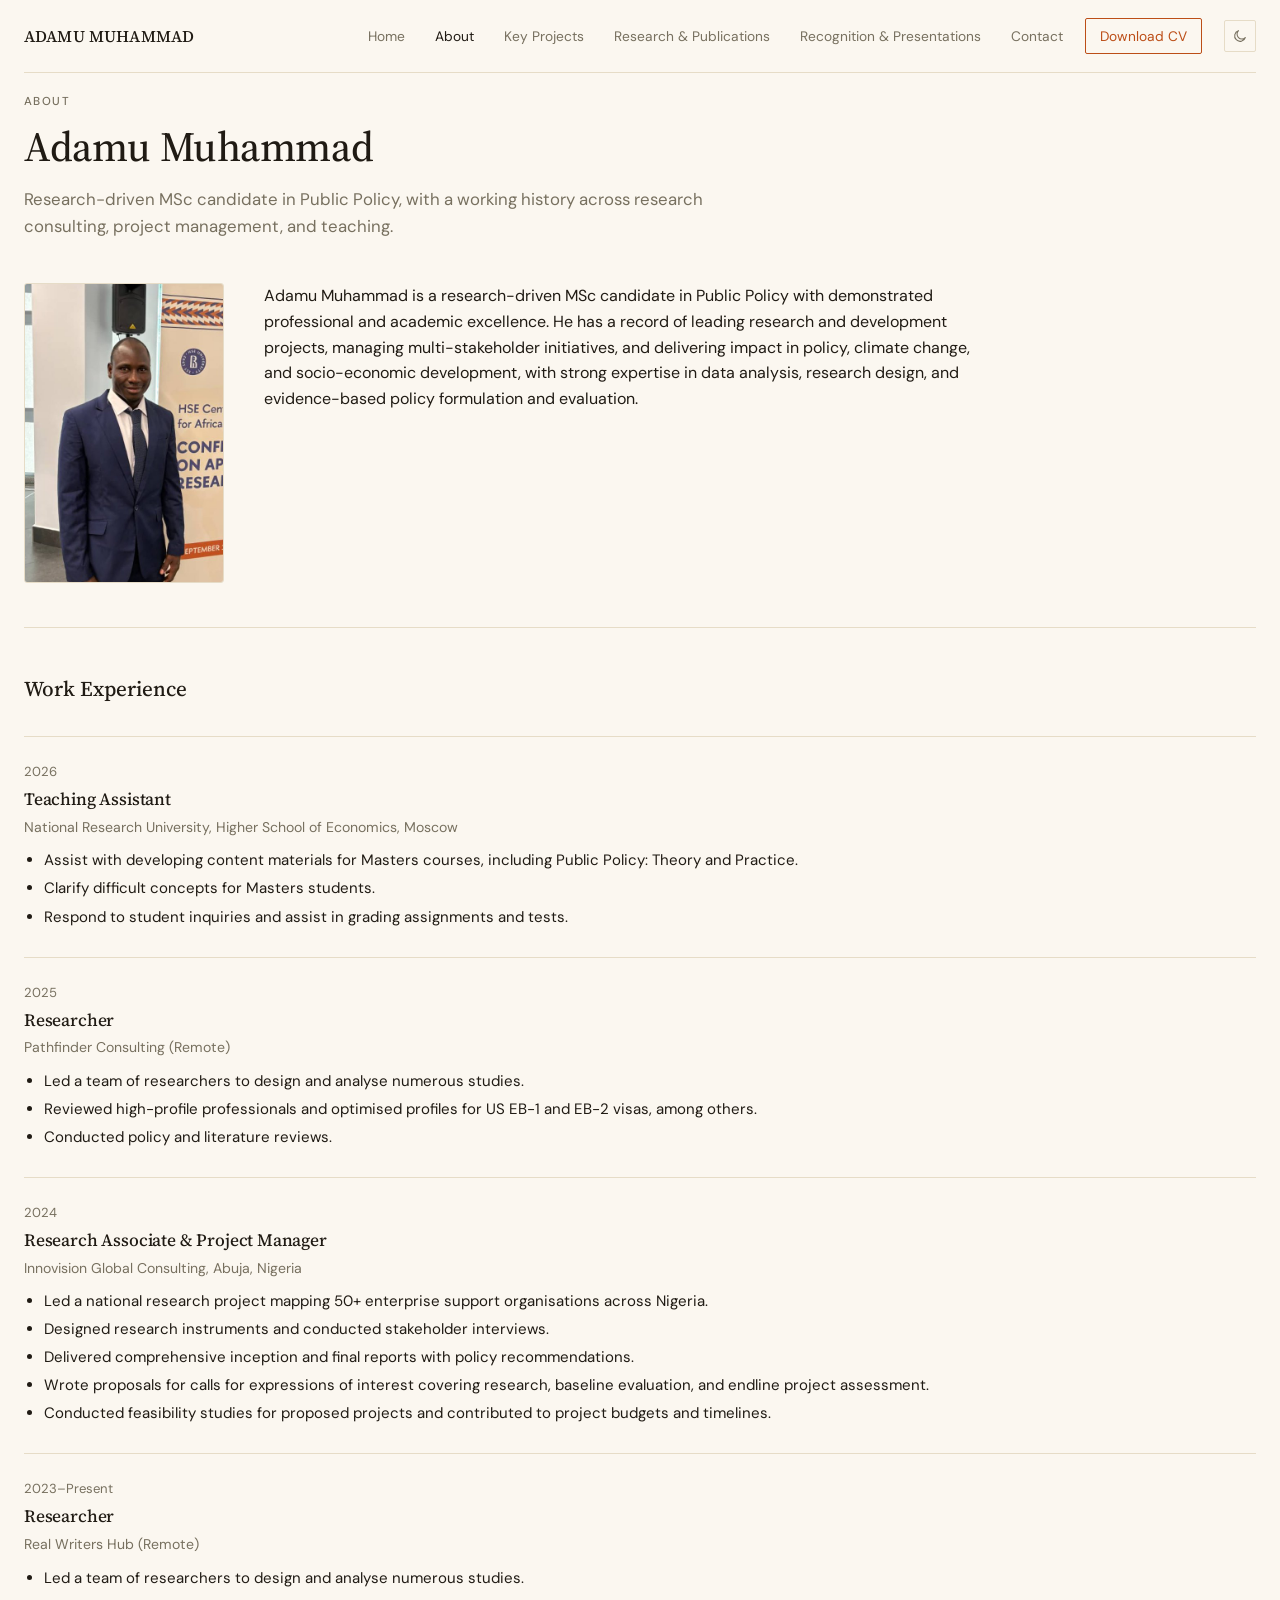
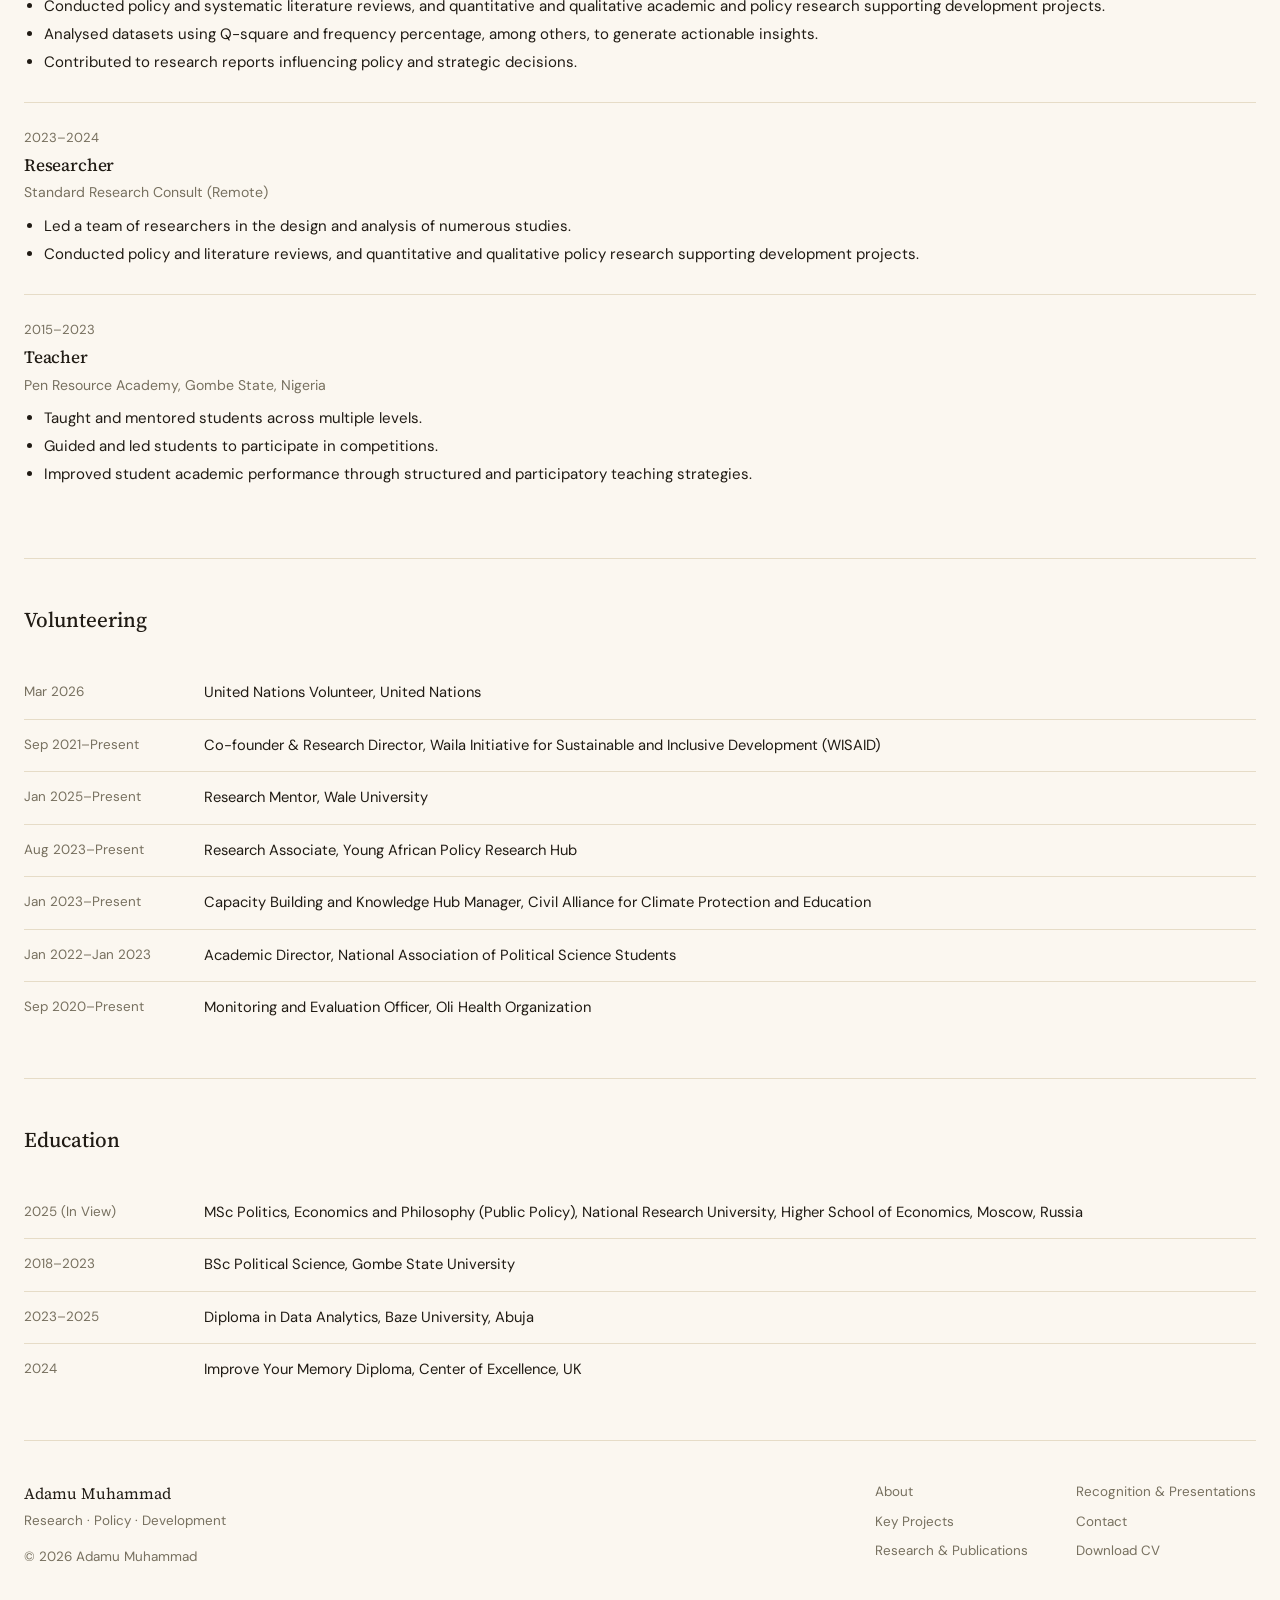
<file: about.html>
<!doctype html>
<html>
<head>
<meta charset="utf-8">
<meta name="viewport" content="width=device-width, initial-scale=1, viewport-fit=cover">
<script>(function(){try{if(localStorage.getItem('theme')==='dark')document.documentElement.setAttribute('data-theme','dark');}catch(e){}})();</script>
<title>About | Adamu Muhammad</title>
<meta name="description" content="Background, work experience, and volunteering for Adamu Muhammad.">
<link rel="stylesheet" href="https://fonts.googleapis.com/css2?family=Source+Serif+4:opsz,wght@8..60,400;8..60,500;8..60,600&family=DM+Sans:ital,wght@0,400;0,500;0,600;1,400&display=swap">
<link rel="stylesheet" href="site.css">
<style>
  .exp-entry { padding: 24px 0; border-top: 1px solid var(--rule); }
  .exp-entry:first-child { border-top: none; }
  .exp-entry .period { font-size: 0.82rem; color: var(--muted); font-variant-numeric: tabular-nums; }
  .exp-entry h3 { font-size: 1.08rem; margin: 4px 0 2px; font-weight: 500; }
  .exp-entry .org { font-size: 0.88rem; color: var(--muted); margin-bottom: 10px; }
  .exp-entry ul { margin: 0; padding-left: 20px; color: var(--ink); font-size: 0.94rem; }
  .exp-entry ul li { margin-bottom: 4px; }
  .volunteer-list { display: flex; flex-direction: column; }
  .volunteer-row {
    display: grid; grid-template-columns: 160px 1fr; gap: 20px;
    padding: 14px 0; border-top: 1px solid var(--rule); font-size: 0.92rem;
  }
  .volunteer-row:first-child { border-top: none; }
  .volunteer-row .period { color: var(--muted); font-size: 0.84rem; }
  .about-intro { display: grid; grid-template-columns: 200px 1fr; gap: 40px; align-items: start; }
  .about-intro img {
    width: 100%;
    aspect-ratio: 2/3;
    object-fit: cover;
    border-radius: 3px;
    border: 1px solid var(--rule);
    display: block;
  }
  @media (max-width: 620px) {
    .volunteer-row { grid-template-columns: 1fr; gap: 2px; }
    .about-intro { grid-template-columns: 140px 1fr; gap: 20px; }
  }
</style>
</head>
<body>
<header class="site">
  <div class="nav-row wrap">
    <a class="wordmark" href="index.html">ADAMU MUHAMMAD</a>
    <div class="nav-right">
      <nav class="primary" aria-label="Primary">
      <a href="index.html">Home</a>
      <a href="about.html" class="current">About</a>
      <a href="key-projects.html">Key Projects</a>
      <a href="research.html">Research &amp; Publications</a>
      <a href="recognition.html">Recognition &amp; Presentations</a>
      <a href="contact.html">Contact</a>
    </nav>
      <a class="cv-btn" href="assets/cv/adamu-muhammad-cv.pdf" target="_blank" rel="noopener">Download CV</a>
      <button class="theme-toggle" id="themeToggle" type="button" aria-label="Toggle color theme"></button>
      <button class="nav-toggle" id="navToggle" aria-label="Open menu" aria-expanded="false" aria-controls="mobileMenu"><span class="bar"></span><span class="bar"></span><span class="bar"></span></button>
    </div>
  </div>
  <nav class="mobile-menu wrap" id="mobileMenu" aria-label="Mobile" data-open="false">
    <a href="index.html">Home</a>
    <a href="about.html" class="current">About</a>
    <a href="key-projects.html">Key Projects</a>
    <a href="research.html">Research &amp; Publications</a>
    <a href="recognition.html">Recognition &amp; Presentations</a>
    <a href="contact.html">Contact</a>
    <a class="cv-btn mobile" href="assets/cv/adamu-muhammad-cv.pdf" target="_blank" rel="noopener">Download CV</a>
  </nav>
</header>
<div class="wrap" id="top">

<div class="page-head">
  <div class="eyebrow">About</div>
  <h1>Adamu Muhammad</h1>
  <p class="lede">Research-driven MSc candidate in Public Policy, with a working history across research consulting, project management, and teaching.</p>
</div>

<section style="border-top:none; padding-top:0;">
  <div class="about-intro">
    <img src="assets/profile/adamu-portrait.jpg" alt="Adamu Muhammad at the HSE Center for African Studies Conference on Applied Research, September 2026">
    <div class="detail-block">
      <p>Adamu Muhammad is a research-driven MSc candidate in Public Policy with demonstrated professional and academic excellence. He has a record of leading research and development projects, managing multi-stakeholder initiatives, and delivering impact in policy, climate change, and socio-economic development, with strong expertise in data analysis, research design, and evidence-based policy formulation and evaluation.</p>
    </div>
  </div>
</section>

<section>
  <div class="section-head"><div class="eyebrow as-heading">Work Experience</div></div>

  <div class="exp-entry">
    <div class="period">2026</div>
    <h3>Teaching Assistant</h3>
    <div class="org">National Research University, Higher School of Economics, Moscow</div>
    <ul>
      <li>Assist with developing content materials for Masters courses, including Public Policy: Theory and Practice.</li>
      <li>Clarify difficult concepts for Masters students.</li>
      <li>Respond to student inquiries and assist in grading assignments and tests.</li>
    </ul>
  </div>

  <div class="exp-entry">
    <div class="period">2025</div>
    <h3>Researcher</h3>
    <div class="org">Pathfinder Consulting (Remote)</div>
    <ul>
      <li>Led a team of researchers to design and analyse numerous studies.</li>
      <li>Reviewed high-profile professionals and optimised profiles for US EB-1 and EB-2 visas, among others.</li>
      <li>Conducted policy and literature reviews.</li>
    </ul>
  </div>

  <div class="exp-entry">
    <div class="period">2024</div>
    <h3>Research Associate &amp; Project Manager</h3>
    <div class="org">Innovision Global Consulting, Abuja, Nigeria</div>
    <ul>
      <li>Led a national research project mapping 50+ enterprise support organisations across Nigeria.</li>
      <li>Designed research instruments and conducted stakeholder interviews.</li>
      <li>Delivered comprehensive inception and final reports with policy recommendations.</li>
      <li>Wrote proposals for calls for expressions of interest covering research, baseline evaluation, and endline project assessment.</li>
      <li>Conducted feasibility studies for proposed projects and contributed to project budgets and timelines.</li>
    </ul>
  </div>

  <div class="exp-entry">
    <div class="period">2023&ndash;Present</div>
    <h3>Researcher</h3>
    <div class="org">Real Writers Hub (Remote)</div>
    <ul>
      <li>Led a team of researchers to design and analyse numerous studies.</li>
      <li>Conducted policy and systematic literature reviews, and quantitative and qualitative academic and policy research supporting development projects.</li>
      <li>Analysed datasets using Q-square and frequency percentage, among others, to generate actionable insights.</li>
      <li>Contributed to research reports influencing policy and strategic decisions.</li>
    </ul>
  </div>

  <div class="exp-entry">
    <div class="period">2023&ndash;2024</div>
    <h3>Researcher</h3>
    <div class="org">Standard Research Consult (Remote)</div>
    <ul>
      <li>Led a team of researchers in the design and analysis of numerous studies.</li>
      <li>Conducted policy and literature reviews, and quantitative and qualitative policy research supporting development projects.</li>
    </ul>
  </div>

  <div class="exp-entry">
    <div class="period">2015&ndash;2023</div>
    <h3>Teacher</h3>
    <div class="org">Pen Resource Academy, Gombe State, Nigeria</div>
    <ul>
      <li>Taught and mentored students across multiple levels.</li>
      <li>Guided and led students to participate in competitions.</li>
      <li>Improved student academic performance through structured and participatory teaching strategies.</li>
    </ul>
  </div>
</section>

<section>
  <div class="section-head"><div class="eyebrow as-heading">Volunteering</div></div>
  <div class="volunteer-list">
    <div class="volunteer-row"><div class="period">Mar 2026</div><div>United Nations Volunteer, United Nations</div></div>
    <div class="volunteer-row"><div class="period">Sep 2021&ndash;Present</div><div>Co-founder &amp; Research Director, Waila Initiative for Sustainable and Inclusive Development (WISAID)</div></div>
    <div class="volunteer-row"><div class="period">Jan 2025&ndash;Present</div><div>Research Mentor, Wale University</div></div>
    <div class="volunteer-row"><div class="period">Aug 2023&ndash;Present</div><div>Research Associate, Young African Policy Research Hub</div></div>
    <div class="volunteer-row"><div class="period">Jan 2023&ndash;Present</div><div>Capacity Building and Knowledge Hub Manager, Civil Alliance for Climate Protection and Education</div></div>
    <div class="volunteer-row"><div class="period">Jan 2022&ndash;Jan 2023</div><div>Academic Director, National Association of Political Science Students</div></div>
    <div class="volunteer-row"><div class="period">Sep 2020&ndash;Present</div><div>Monitoring and Evaluation Officer, Oli Health Organization</div></div>
  </div>
</section>

<section>
  <div class="section-head"><div class="eyebrow as-heading">Education</div></div>
  <div class="volunteer-list">
    <div class="volunteer-row"><div class="period">2025 (In View)</div><div>MSc Politics, Economics and Philosophy (Public Policy), National Research University, Higher School of Economics, Moscow, Russia</div></div>
    <div class="volunteer-row"><div class="period">2018&ndash;2023</div><div>BSc Political Science, Gombe State University</div></div>
    <div class="volunteer-row"><div class="period">2023&ndash;2025</div><div>Diploma in Data Analytics, Baze University, Abuja</div></div>
    <div class="volunteer-row"><div class="period">2024</div><div>Improve Your Memory Diploma, Center of Excellence, UK</div></div>
  </div>
</section>

</div>
<footer class="site">
  <div class="wrap" style="display:flex; justify-content:space-between; gap:24px; flex-wrap:wrap; width:100%;">
    <div>
      <div class="fname">Adamu Muhammad</div>
      <div>Research &middot; Policy &middot; Development</div>
      <div style="margin-top:14px;">&copy; 2026 Adamu Muhammad</div>
    </div>
    <div class="fcols">
      <div class="fcol">
        <a href="about.html">About</a>
        <a href="key-projects.html">Key Projects</a>
        <a href="research.html">Research &amp; Publications</a>
      </div>
      <div class="fcol">
        <a href="recognition.html">Recognition &amp; Presentations</a>
        <a href="contact.html">Contact</a>
        <a href="assets/cv/adamu-muhammad-cv.pdf" target="_blank" rel="noopener">Download CV</a>
      </div>
    </div>
  </div>
</footer>
<script>
  (function () {
    var toggle = document.getElementById('navToggle');
    var menu = document.getElementById('mobileMenu');
    if (!toggle || !menu) return;
    function setOpen(open) {
      menu.dataset.open = String(open);
      toggle.setAttribute('aria-expanded', String(open));
      toggle.setAttribute('aria-label', open ? 'Close menu' : 'Open menu');
    }
    toggle.addEventListener('click', function () { setOpen(menu.dataset.open !== 'true'); });
    menu.querySelectorAll('a').forEach(function (a) {
      a.addEventListener('click', function () { setOpen(false); });
    });
  })();

  (function () {
    var btn = document.getElementById('themeToggle');
    if (!btn) return;
    var sunIcon = '<svg viewBox="0 0 24 24" fill="none" stroke="currentColor" stroke-width="1.6" stroke-linecap="round"><circle cx="12" cy="12" r="4"/><path d="M12 2.5v3M12 18.5v3M4.2 4.2l2.1 2.1M17.7 17.7l2.1 2.1M2.5 12h3M18.5 12h3M4.2 19.8l2.1-2.1M17.7 6.3l2.1-2.1"/></svg>';
    var moonIcon = '<svg viewBox="0 0 24 24" fill="none" stroke="currentColor" stroke-width="1.6" stroke-linecap="round" stroke-linejoin="round"><path d="M20 14.3A8.2 8.2 0 1 1 9.7 4a6.3 6.3 0 0 0 10.3 10.3z"/></svg>';
    function current() {
      return document.documentElement.getAttribute('data-theme') === 'dark' ? 'dark' : 'light';
    }
    function render() {
      var isDark = current() === 'dark';
      btn.innerHTML = isDark ? sunIcon : moonIcon;
      btn.setAttribute('aria-label', isDark ? 'Switch to light theme' : 'Switch to dark theme');
    }
    render();
    btn.addEventListener('click', function () {
      var next = current() === 'dark' ? 'light' : 'dark';
      document.documentElement.setAttribute('data-theme', next);
      try { localStorage.setItem('theme', next); } catch (e) {}
      render();
    });
  })();
</script>
</body>
</html>
</file>
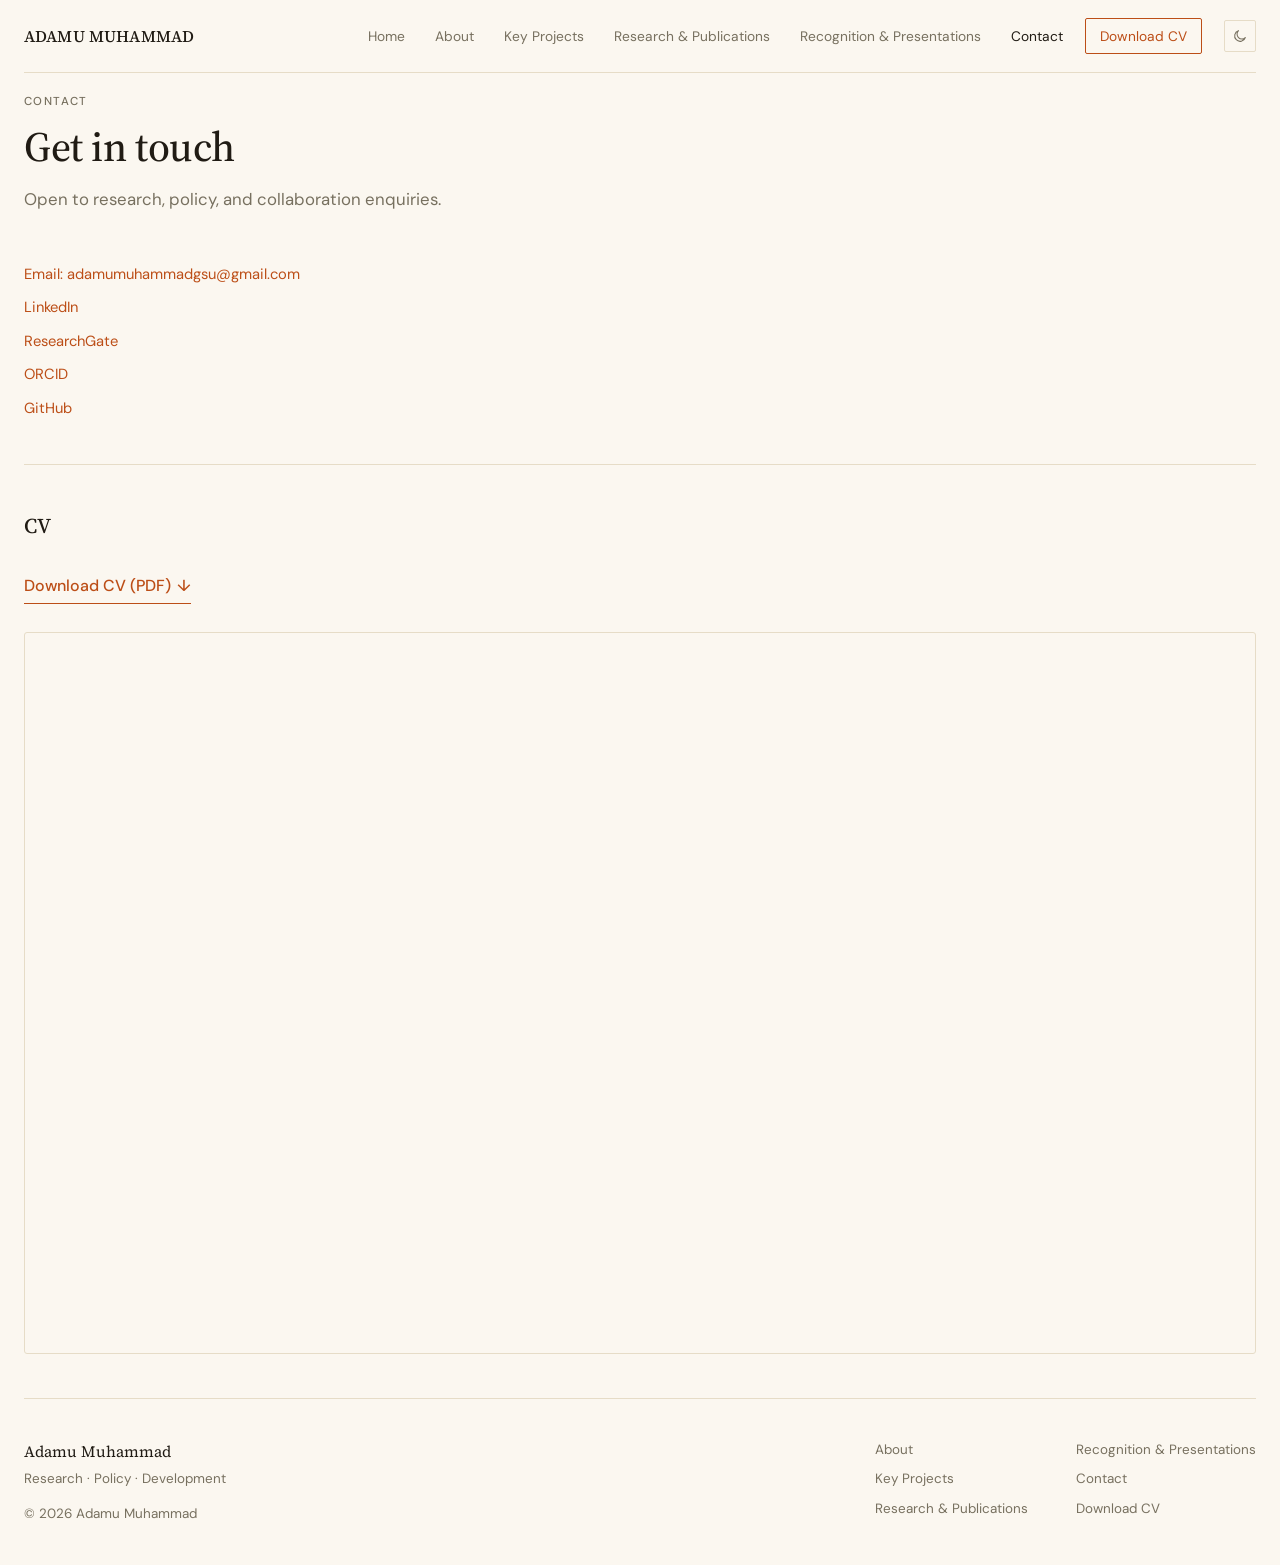
<file: contact.html>
<!doctype html>
<html>
<head>
<meta charset="utf-8">
<meta name="viewport" content="width=device-width, initial-scale=1, viewport-fit=cover">
<script>(function(){try{if(localStorage.getItem('theme')==='dark')document.documentElement.setAttribute('data-theme','dark');}catch(e){}})();</script>
<title>Contact | Adamu Muhammad</title>
<meta name="description" content="Get in touch with Adamu Muhammad.">
<link rel="stylesheet" href="https://fonts.googleapis.com/css2?family=Source+Serif+4:opsz,wght@8..60,400;8..60,500;8..60,600&family=DM+Sans:ital,wght@0,400;0,500;0,600;1,400&display=swap">
<link rel="stylesheet" href="site.css">
</head>
<body>
<header class="site">
  <div class="nav-row wrap">
    <a class="wordmark" href="index.html">ADAMU MUHAMMAD</a>
    <div class="nav-right">
      <nav class="primary" aria-label="Primary">
      <a href="index.html">Home</a>
      <a href="about.html">About</a>
      <a href="key-projects.html">Key Projects</a>
      <a href="research.html">Research &amp; Publications</a>
      <a href="recognition.html">Recognition &amp; Presentations</a>
      <a href="contact.html" class="current">Contact</a>
    </nav>
      <a class="cv-btn" href="assets/cv/adamu-muhammad-cv.pdf" target="_blank" rel="noopener">Download CV</a>
      <button class="theme-toggle" id="themeToggle" type="button" aria-label="Toggle color theme"></button>
      <button class="nav-toggle" id="navToggle" aria-label="Open menu" aria-expanded="false" aria-controls="mobileMenu"><span class="bar"></span><span class="bar"></span><span class="bar"></span></button>
    </div>
  </div>
  <nav class="mobile-menu wrap" id="mobileMenu" aria-label="Mobile" data-open="false">
    <a href="index.html">Home</a>
    <a href="about.html">About</a>
    <a href="key-projects.html">Key Projects</a>
    <a href="research.html">Research &amp; Publications</a>
    <a href="recognition.html">Recognition &amp; Presentations</a>
    <a href="contact.html" class="current">Contact</a>
    <a class="cv-btn mobile" href="assets/cv/adamu-muhammad-cv.pdf" target="_blank" rel="noopener">Download CV</a>
  </nav>
</header>
<div class="wrap" id="top">

<div class="page-head">
  <div class="eyebrow">Contact</div>
  <h1>Get in touch</h1>
  <p class="lede">Open to research, policy, and collaboration enquiries.</p>
</div>

<section style="border-top:none; padding-top:0;">
  <div class="resource-list">
    <a href="mailto:adamumuhammadgsu@gmail.com">Email: adamumuhammadgsu@gmail.com</a>
    <a href="https://www.linkedin.com/in/adamumuhammad576b6720a">LinkedIn</a>
    <a href="https://www.researchgate.net/profile/Adamu-Muhammad-2">ResearchGate</a>
    <a href="https://orcid.org/0009-0004-5620-2565">ORCID</a>
    <a href="https://github.com/adamumuhammad01">GitHub</a>
  </div>
</section>

<section>
  <div class="section-head"><div class="eyebrow as-heading">CV</div></div>
  <a class="btn-link primary" href="assets/cv/adamu-muhammad-cv.pdf" target="_blank" rel="noopener">Download CV (PDF) <span class="arrow">&darr;</span></a>
  <div style="margin-top:28px; border:1px solid var(--rule); border-radius:3px; overflow:hidden;">
    <iframe src="assets/cv/adamu-muhammad-cv.pdf" title="Adamu Muhammad CV" style="width:100%; height:80vh; border:none; display:block;"></iframe>
  </div>
</section>

</div>
<footer class="site">
  <div class="wrap" style="display:flex; justify-content:space-between; gap:24px; flex-wrap:wrap; width:100%;">
    <div>
      <div class="fname">Adamu Muhammad</div>
      <div>Research &middot; Policy &middot; Development</div>
      <div style="margin-top:14px;">&copy; 2026 Adamu Muhammad</div>
    </div>
    <div class="fcols">
      <div class="fcol">
        <a href="about.html">About</a>
        <a href="key-projects.html">Key Projects</a>
        <a href="research.html">Research &amp; Publications</a>
      </div>
      <div class="fcol">
        <a href="recognition.html">Recognition &amp; Presentations</a>
        <a href="contact.html">Contact</a>
        <a href="assets/cv/adamu-muhammad-cv.pdf" target="_blank" rel="noopener">Download CV</a>
      </div>
    </div>
  </div>
</footer>
<script>
  (function () {
    var toggle = document.getElementById('navToggle');
    var menu = document.getElementById('mobileMenu');
    if (!toggle || !menu) return;
    function setOpen(open) {
      menu.dataset.open = String(open);
      toggle.setAttribute('aria-expanded', String(open));
      toggle.setAttribute('aria-label', open ? 'Close menu' : 'Open menu');
    }
    toggle.addEventListener('click', function () { setOpen(menu.dataset.open !== 'true'); });
    menu.querySelectorAll('a').forEach(function (a) {
      a.addEventListener('click', function () { setOpen(false); });
    });
  })();

  (function () {
    var btn = document.getElementById('themeToggle');
    if (!btn) return;
    var sunIcon = '<svg viewBox="0 0 24 24" fill="none" stroke="currentColor" stroke-width="1.6" stroke-linecap="round"><circle cx="12" cy="12" r="4"/><path d="M12 2.5v3M12 18.5v3M4.2 4.2l2.1 2.1M17.7 17.7l2.1 2.1M2.5 12h3M18.5 12h3M4.2 19.8l2.1-2.1M17.7 6.3l2.1-2.1"/></svg>';
    var moonIcon = '<svg viewBox="0 0 24 24" fill="none" stroke="currentColor" stroke-width="1.6" stroke-linecap="round" stroke-linejoin="round"><path d="M20 14.3A8.2 8.2 0 1 1 9.7 4a6.3 6.3 0 0 0 10.3 10.3z"/></svg>';
    function current() {
      return document.documentElement.getAttribute('data-theme') === 'dark' ? 'dark' : 'light';
    }
    function render() {
      var isDark = current() === 'dark';
      btn.innerHTML = isDark ? sunIcon : moonIcon;
      btn.setAttribute('aria-label', isDark ? 'Switch to light theme' : 'Switch to dark theme');
    }
    render();
    btn.addEventListener('click', function () {
      var next = current() === 'dark' ? 'light' : 'dark';
      document.documentElement.setAttribute('data-theme', next);
      try { localStorage.setItem('theme', next); } catch (e) {}
      render();
    });
  })();
</script>
</body>
</html>
</file>
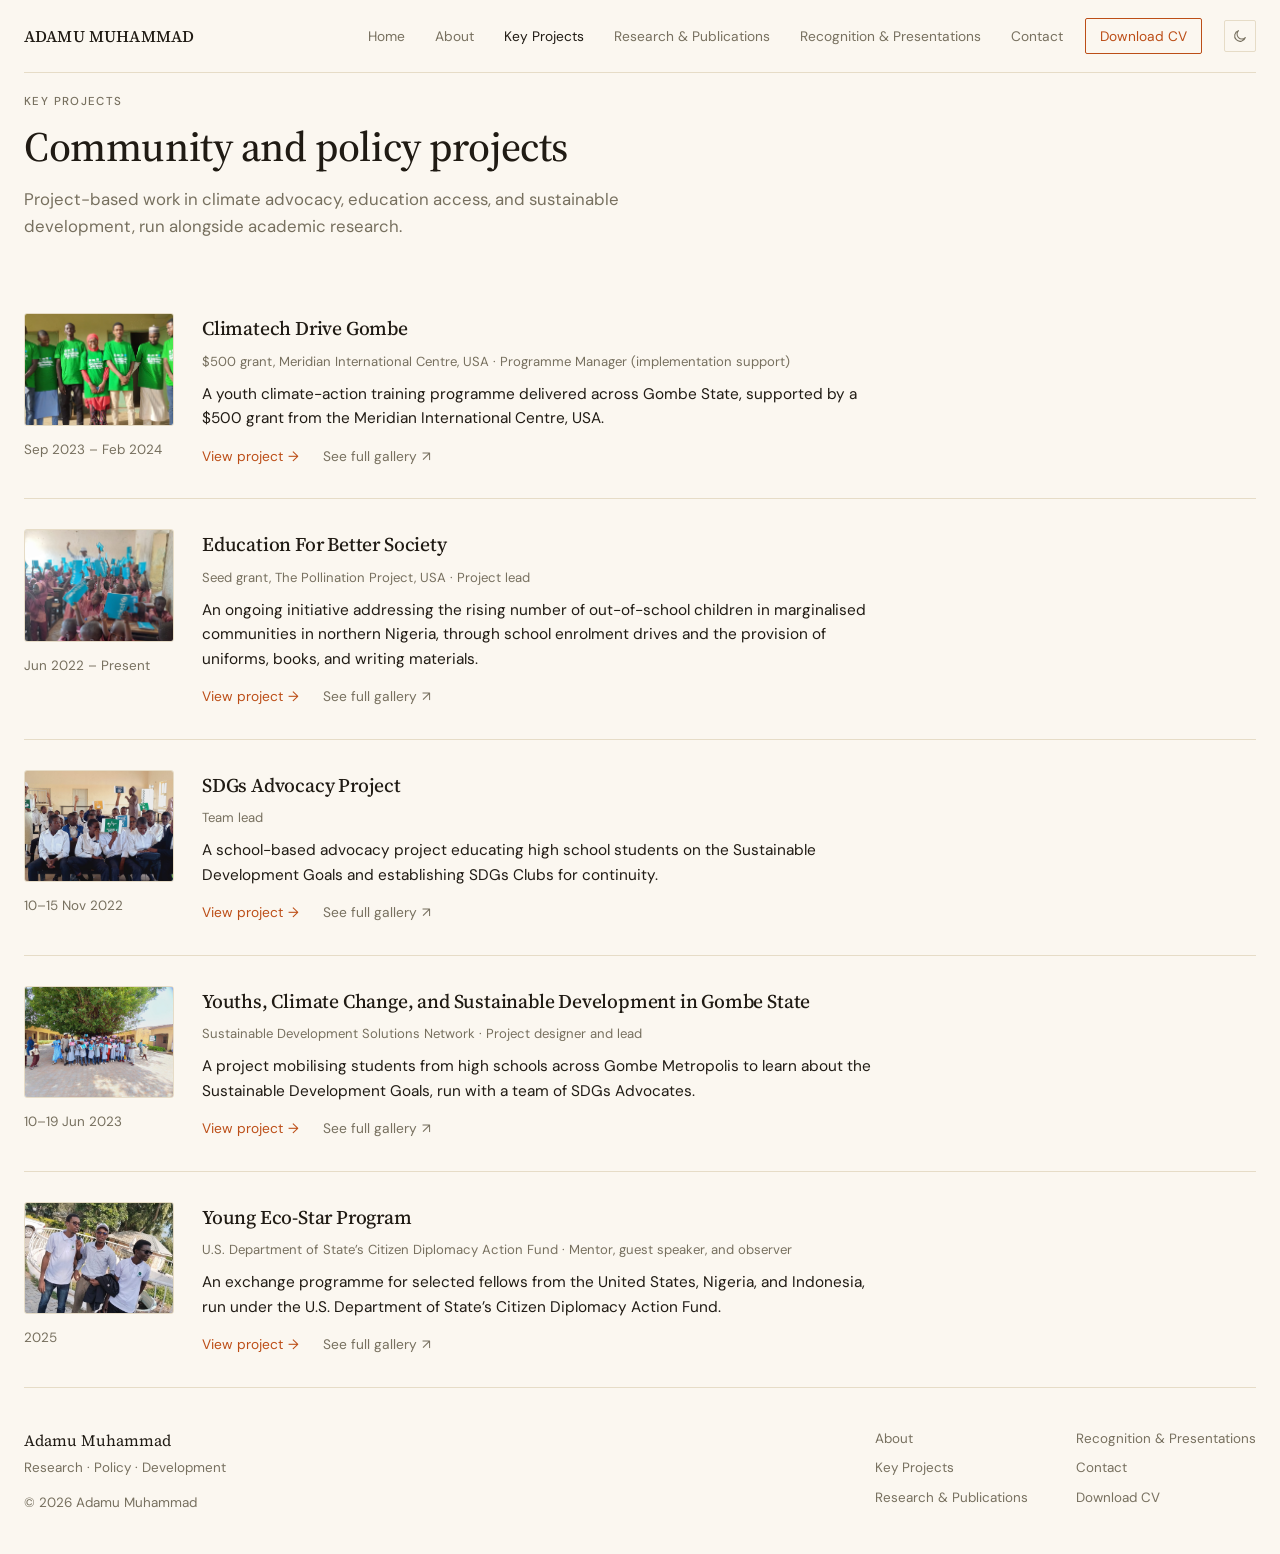
<file: key-projects.html>
<!doctype html>
<html>
<head>
<meta charset="utf-8">
<meta name="viewport" content="width=device-width, initial-scale=1, viewport-fit=cover">
<script>(function(){try{if(localStorage.getItem('theme')==='dark')document.documentElement.setAttribute('data-theme','dark');}catch(e){}})();</script>
<title>Key Projects | Adamu Muhammad</title>
<meta name="description" content="Community, climate, and education projects led or supported by Adamu Muhammad.">
<link rel="stylesheet" href="https://fonts.googleapis.com/css2?family=Source+Serif+4:opsz,wght@8..60,400;8..60,500;8..60,600&family=DM+Sans:ital,wght@0,400;0,500;0,600;1,400&display=swap">
<link rel="stylesheet" href="site.css">
</head>
<body>
<header class="site">
  <div class="nav-row wrap">
    <a class="wordmark" href="index.html">ADAMU MUHAMMAD</a>
    <div class="nav-right">
      <nav class="primary" aria-label="Primary">
      <a href="index.html">Home</a>
      <a href="about.html">About</a>
      <a href="key-projects.html" class="current">Key Projects</a>
      <a href="research.html">Research &amp; Publications</a>
      <a href="recognition.html">Recognition &amp; Presentations</a>
      <a href="contact.html">Contact</a>
    </nav>
      <a class="cv-btn" href="assets/cv/adamu-muhammad-cv.pdf" target="_blank" rel="noopener">Download CV</a>
      <button class="theme-toggle" id="themeToggle" type="button" aria-label="Toggle color theme"></button>
      <button class="nav-toggle" id="navToggle" aria-label="Open menu" aria-expanded="false" aria-controls="mobileMenu"><span class="bar"></span><span class="bar"></span><span class="bar"></span></button>
    </div>
  </div>
  <nav class="mobile-menu wrap" id="mobileMenu" aria-label="Mobile" data-open="false">
    <a href="index.html">Home</a>
    <a href="about.html">About</a>
    <a href="key-projects.html" class="current">Key Projects</a>
    <a href="research.html">Research &amp; Publications</a>
    <a href="recognition.html">Recognition &amp; Presentations</a>
    <a href="contact.html">Contact</a>
    <a class="cv-btn mobile" href="assets/cv/adamu-muhammad-cv.pdf" target="_blank" rel="noopener">Download CV</a>
  </nav>
</header>
<div class="wrap" id="top">

<div class="page-head">
  <div class="eyebrow">Key Projects</div>
  <h1>Community and policy projects</h1>
  <p class="lede">Project-based work in climate advocacy, education access, and sustainable development, run alongside academic research.</p>
</div>
<div class="project-list">
  
<div class="project-entry">
  <div>
    <img class="thumb" src="assets/projects/climatech-drive-gombe/gallery-01.jpg" alt="Climatech Drive Gombe team members in matching green programme t-shirts" loading="lazy">
    <div class="period">Sep 2023 – Feb 2024</div>
  </div>
  <div>
    <h3>Climatech Drive Gombe</h3>
    <div class="meta"><span>$500 grant, Meridian International Centre, USA</span> &middot; Programme Manager (implementation support)</div>
    <p class="desc">A youth climate-action training programme delivered across Gombe State, supported by a $500 grant from the Meridian International Centre, USA.</p>
    <a class="story-link" href="projects/climatech-drive-gombe.html">View project <span class="arrow">&rarr;</span></a> <a class="story-link ext" href="https://drive.google.com/drive/folders/1--EhaX3Xv1LpG1UXEnBZrRAkH1f4H1yn" target="_blank" rel="noopener">See full gallery <span class="arrow">&#8599;</span></a>
  </div>
</div>
<div class="project-entry">
  <div>
    <img class="thumb" src="assets/projects/education-for-better-society/gallery-02.jpg" alt="Primary school pupils holding up donated books and materials in a classroom" loading="lazy">
    <div class="period">Jun 2022 – Present</div>
  </div>
  <div>
    <h3>Education For Better Society</h3>
    <div class="meta"><span>Seed grant, The Pollination Project, USA</span> &middot; Project lead</div>
    <p class="desc">An ongoing initiative addressing the rising number of out-of-school children in marginalised communities in northern Nigeria, through school enrolment drives and the provision of uniforms, books, and writing materials.</p>
    <a class="story-link" href="projects/education-for-better-society.html">View project <span class="arrow">&rarr;</span></a> <a class="story-link ext" href="https://drive.google.com/drive/folders/11xPMxXelErMj_s-G-d2ml76tvJjid85l" target="_blank" rel="noopener">See full gallery <span class="arrow">&#8599;</span></a>
  </div>
</div>
<div class="project-entry">
  <div>
    <img class="thumb" src="assets/projects/sdg-advocacy-project/gallery-02.jpg" alt="Students holding up SDG cards during a classroom advocacy session" loading="lazy">
    <div class="period">10–15 Nov 2022</div>
  </div>
  <div>
    <h3>SDGs Advocacy Project</h3>
    <div class="meta">Team lead</div>
    <p class="desc">A school-based advocacy project educating high school students on the Sustainable Development Goals and establishing SDGs Clubs for continuity.</p>
    <a class="story-link" href="projects/sdg-advocacy-project.html">View project <span class="arrow">&rarr;</span></a> <a class="story-link ext" href="https://drive.google.com/drive/folders/1mA0kwNKyJhcI1f7lTiJ_ZRR2zAP2Nh2i" target="_blank" rel="noopener">See full gallery <span class="arrow">&#8599;</span></a>
  </div>
</div>
<div class="project-entry">
  <div>
    <img class="thumb" src="assets/projects/youths-climate-change-sustainable-development-gombe/gallery-02.jpg" alt="Students and organisers posing outside a school building holding SDG cards" loading="lazy">
    <div class="period">10–19 Jun 2023</div>
  </div>
  <div>
    <h3>Youths, Climate Change, and Sustainable Development in Gombe State</h3>
    <div class="meta"><span>Sustainable Development Solutions Network</span> &middot; Project designer and lead</div>
    <p class="desc">A project mobilising students from high schools across Gombe Metropolis to learn about the Sustainable Development Goals, run with a team of SDGs Advocates.</p>
    <a class="story-link" href="projects/youths-climate-change-sustainable-development-gombe.html">View project <span class="arrow">&rarr;</span></a> <a class="story-link ext" href="https://drive.google.com/drive/folders/1gYca1-ZpF7ODwkzlZ6ruh30qZBC5Em02" target="_blank" rel="noopener">See full gallery <span class="arrow">&#8599;</span></a>
  </div>
</div>
<div class="project-entry">
  <div>
    <img class="thumb" src="assets/projects/young-eco-star-program/gallery-04.jpg" alt="A group of Young Eco-Star Program fellows on the steps of a university building" loading="lazy">
    <div class="period">2025</div>
  </div>
  <div>
    <h3>Young Eco-Star Program</h3>
    <div class="meta"><span>U.S. Department of State’s Citizen Diplomacy Action Fund</span> &middot; Mentor, guest speaker, and observer</div>
    <p class="desc">An exchange programme for selected fellows from the United States, Nigeria, and Indonesia, run under the U.S. Department of State’s Citizen Diplomacy Action Fund.</p>
    <a class="story-link" href="projects/young-eco-star-program.html">View project <span class="arrow">&rarr;</span></a> <a class="story-link ext" href="https://drive.google.com/drive/folders/1SlfI8FQ0rSO-0bslup_DVmv9BDHol0sc" target="_blank" rel="noopener">See full gallery <span class="arrow">&#8599;</span></a>
  </div>
</div>
</div>

</div>
<footer class="site">
  <div class="wrap" style="display:flex; justify-content:space-between; gap:24px; flex-wrap:wrap; width:100%;">
    <div>
      <div class="fname">Adamu Muhammad</div>
      <div>Research &middot; Policy &middot; Development</div>
      <div style="margin-top:14px;">&copy; 2026 Adamu Muhammad</div>
    </div>
    <div class="fcols">
      <div class="fcol">
        <a href="about.html">About</a>
        <a href="key-projects.html">Key Projects</a>
        <a href="research.html">Research &amp; Publications</a>
      </div>
      <div class="fcol">
        <a href="recognition.html">Recognition &amp; Presentations</a>
        <a href="contact.html">Contact</a>
        <a href="assets/cv/adamu-muhammad-cv.pdf" target="_blank" rel="noopener">Download CV</a>
      </div>
    </div>
  </div>
</footer>
<script>
  (function () {
    var toggle = document.getElementById('navToggle');
    var menu = document.getElementById('mobileMenu');
    if (!toggle || !menu) return;
    function setOpen(open) {
      menu.dataset.open = String(open);
      toggle.setAttribute('aria-expanded', String(open));
      toggle.setAttribute('aria-label', open ? 'Close menu' : 'Open menu');
    }
    toggle.addEventListener('click', function () { setOpen(menu.dataset.open !== 'true'); });
    menu.querySelectorAll('a').forEach(function (a) {
      a.addEventListener('click', function () { setOpen(false); });
    });
  })();

  (function () {
    var btn = document.getElementById('themeToggle');
    if (!btn) return;
    var sunIcon = '<svg viewBox="0 0 24 24" fill="none" stroke="currentColor" stroke-width="1.6" stroke-linecap="round"><circle cx="12" cy="12" r="4"/><path d="M12 2.5v3M12 18.5v3M4.2 4.2l2.1 2.1M17.7 17.7l2.1 2.1M2.5 12h3M18.5 12h3M4.2 19.8l2.1-2.1M17.7 6.3l2.1-2.1"/></svg>';
    var moonIcon = '<svg viewBox="0 0 24 24" fill="none" stroke="currentColor" stroke-width="1.6" stroke-linecap="round" stroke-linejoin="round"><path d="M20 14.3A8.2 8.2 0 1 1 9.7 4a6.3 6.3 0 0 0 10.3 10.3z"/></svg>';
    function current() {
      return document.documentElement.getAttribute('data-theme') === 'dark' ? 'dark' : 'light';
    }
    function render() {
      var isDark = current() === 'dark';
      btn.innerHTML = isDark ? sunIcon : moonIcon;
      btn.setAttribute('aria-label', isDark ? 'Switch to light theme' : 'Switch to dark theme');
    }
    render();
    btn.addEventListener('click', function () {
      var next = current() === 'dark' ? 'light' : 'dark';
      document.documentElement.setAttribute('data-theme', next);
      try { localStorage.setItem('theme', next); } catch (e) {}
      render();
    });
  })();
</script>
</body>
</html>
</file>
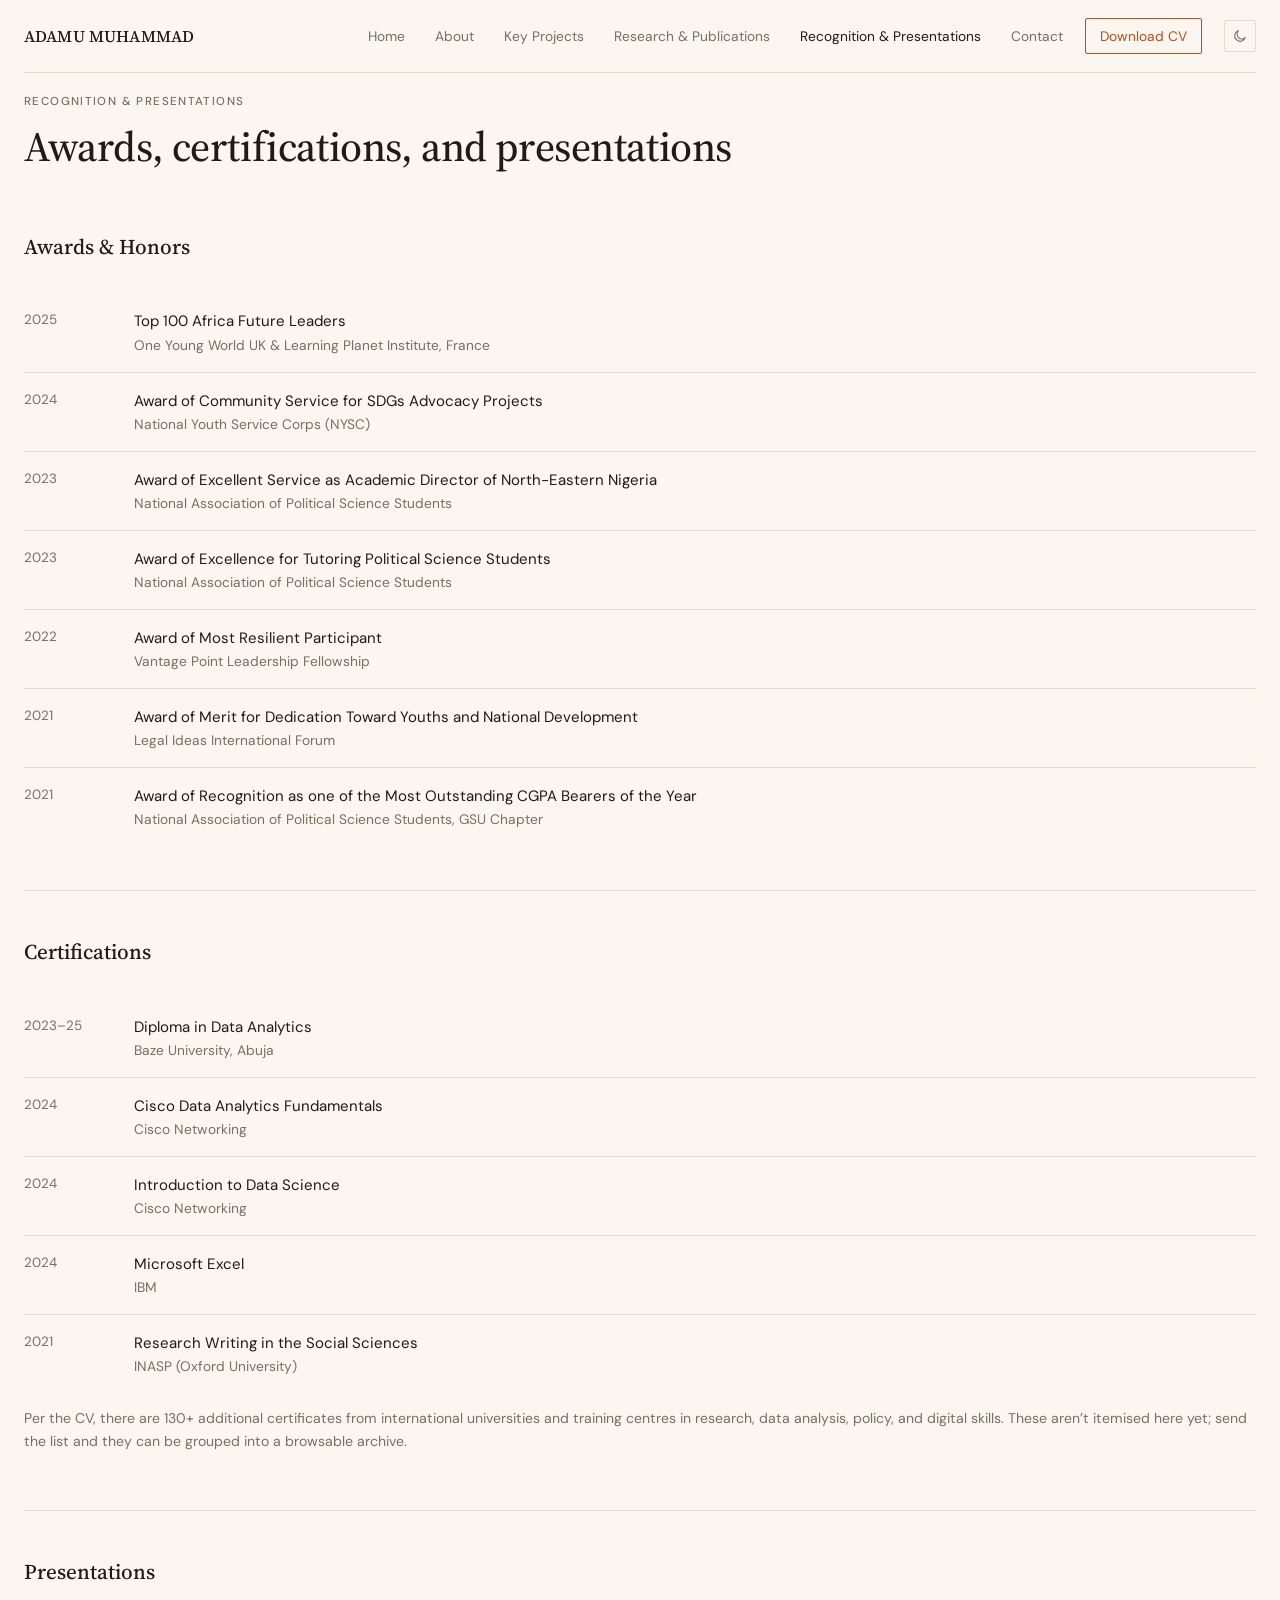
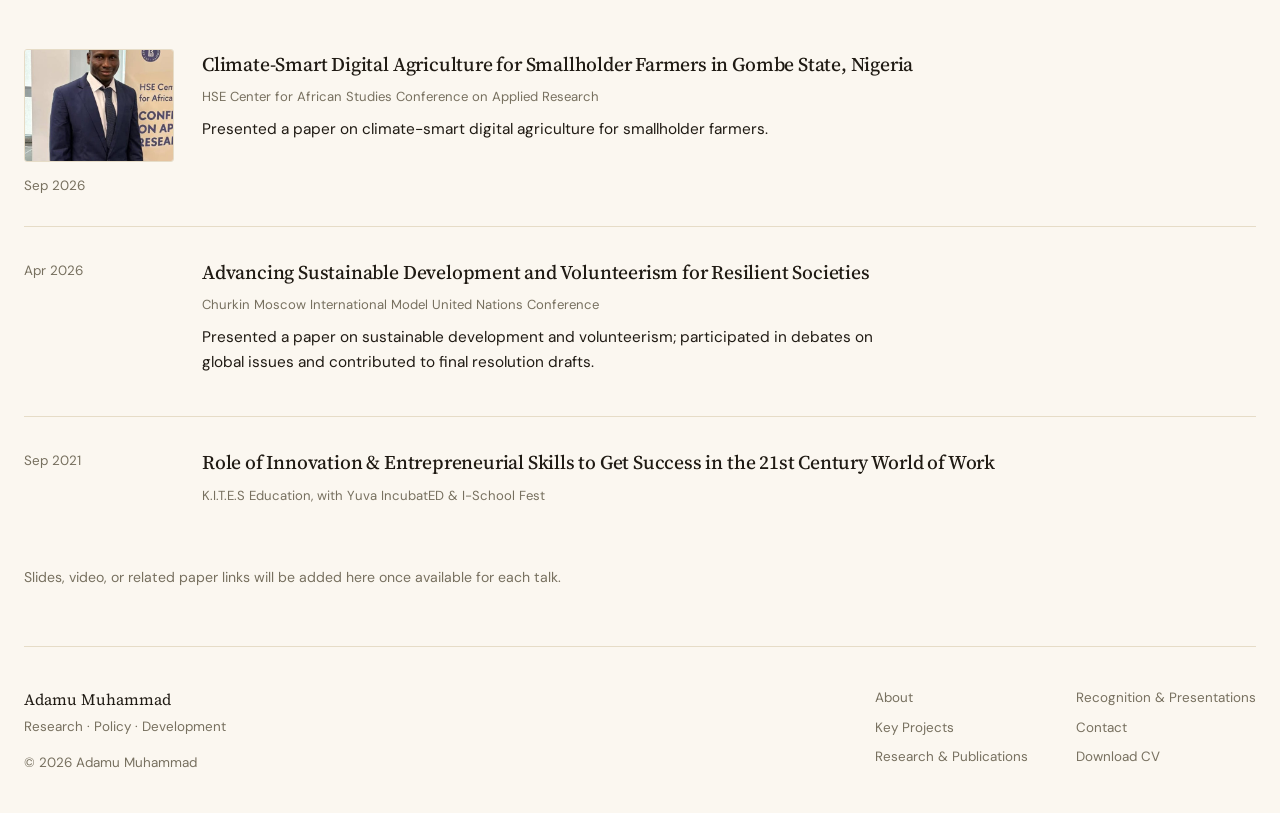
<file: recognition.html>
<!doctype html>
<html>
<head>
<meta charset="utf-8">
<meta name="viewport" content="width=device-width, initial-scale=1, viewport-fit=cover">
<script>(function(){try{if(localStorage.getItem('theme')==='dark')document.documentElement.setAttribute('data-theme','dark');}catch(e){}})();</script>
<title>Recognition &amp; Presentations | Adamu Muhammad</title>
<meta name="description" content="Awards, honors, certifications, and conference presentations for Adamu Muhammad.">
<link rel="stylesheet" href="https://fonts.googleapis.com/css2?family=Source+Serif+4:opsz,wght@8..60,400;8..60,500;8..60,600&family=DM+Sans:ital,wght@0,400;0,500;0,600;1,400&display=swap">
<link rel="stylesheet" href="site.css">
<style>
  .rec-list { display: flex; flex-direction: column; }
  .rec-row {
    display: grid; grid-template-columns: 90px 1fr; gap: 20px;
    padding: 16px 0; border-top: 1px solid var(--rule); font-size: 0.94rem;
  }
  .rec-row:first-child { border-top: none; }
  .rec-row .year { color: var(--muted); font-size: 0.84rem; font-variant-numeric: tabular-nums; }
  .rec-row .org { color: var(--muted); font-size: 0.86rem; }
  @media (max-width: 620px) {
    .rec-row { grid-template-columns: 1fr; gap: 2px; }
  }
</style>
</head>
<body>
<header class="site">
  <div class="nav-row wrap">
    <a class="wordmark" href="index.html">ADAMU MUHAMMAD</a>
    <div class="nav-right">
      <nav class="primary" aria-label="Primary">
      <a href="index.html">Home</a>
      <a href="about.html">About</a>
      <a href="key-projects.html">Key Projects</a>
      <a href="research.html">Research &amp; Publications</a>
      <a href="recognition.html" class="current">Recognition &amp; Presentations</a>
      <a href="contact.html">Contact</a>
    </nav>
      <a class="cv-btn" href="assets/cv/adamu-muhammad-cv.pdf" target="_blank" rel="noopener">Download CV</a>
      <button class="theme-toggle" id="themeToggle" type="button" aria-label="Toggle color theme"></button>
      <button class="nav-toggle" id="navToggle" aria-label="Open menu" aria-expanded="false" aria-controls="mobileMenu"><span class="bar"></span><span class="bar"></span><span class="bar"></span></button>
    </div>
  </div>
  <nav class="mobile-menu wrap" id="mobileMenu" aria-label="Mobile" data-open="false">
    <a href="index.html">Home</a>
    <a href="about.html">About</a>
    <a href="key-projects.html">Key Projects</a>
    <a href="research.html">Research &amp; Publications</a>
    <a href="recognition.html" class="current">Recognition &amp; Presentations</a>
    <a href="contact.html">Contact</a>
    <a class="cv-btn mobile" href="assets/cv/adamu-muhammad-cv.pdf" target="_blank" rel="noopener">Download CV</a>
  </nav>
</header>
<div class="wrap" id="top">

<div class="page-head">
  <div class="eyebrow">Recognition &amp; Presentations</div>
  <h1>Awards, certifications, and presentations</h1>
</div>

<section style="border-top:none; padding-top:0;">
  <div class="section-head"><div class="eyebrow as-heading">Awards &amp; Honors</div></div>
  <div class="rec-list">
    <div class="rec-row"><div class="year">2025</div><div>Top 100 Africa Future Leaders<div class="org">One Young World UK &amp; Learning Planet Institute, France</div></div></div>
    <div class="rec-row"><div class="year">2024</div><div>Award of Community Service for SDGs Advocacy Projects<div class="org">National Youth Service Corps (NYSC)</div></div></div>
    <div class="rec-row"><div class="year">2023</div><div>Award of Excellent Service as Academic Director of North-Eastern Nigeria<div class="org">National Association of Political Science Students</div></div></div>
    <div class="rec-row"><div class="year">2023</div><div>Award of Excellence for Tutoring Political Science Students<div class="org">National Association of Political Science Students</div></div></div>
    <div class="rec-row"><div class="year">2022</div><div>Award of Most Resilient Participant<div class="org">Vantage Point Leadership Fellowship</div></div></div>
    <div class="rec-row"><div class="year">2021</div><div>Award of Merit for Dedication Toward Youths and National Development<div class="org">Legal Ideas International Forum</div></div></div>
    <div class="rec-row"><div class="year">2021</div><div>Award of Recognition as one of the Most Outstanding CGPA Bearers of the Year<div class="org">National Association of Political Science Students, GSU Chapter</div></div></div>
  </div>
</section>

<section>
  <div class="section-head"><div class="eyebrow as-heading">Certifications</div></div>
  <div class="rec-list">
    <div class="rec-row"><div class="year">2023&ndash;25</div><div>Diploma in Data Analytics<div class="org">Baze University, Abuja</div></div></div>
    <div class="rec-row"><div class="year">2024</div><div>Cisco Data Analytics Fundamentals<div class="org">Cisco Networking</div></div></div>
    <div class="rec-row"><div class="year">2024</div><div>Introduction to Data Science<div class="org">Cisco Networking</div></div></div>
    <div class="rec-row"><div class="year">2024</div><div>Microsoft Excel<div class="org">IBM</div></div></div>
    <div class="rec-row"><div class="year">2021</div><div>Research Writing in the Social Sciences<div class="org">INASP (Oxford University)</div></div></div>
  </div>
  <p class="resource-note" style="margin-top:14px;">Per the CV, there are 130+ additional certificates from international universities and training centres in research, data analysis, policy, and digital skills. These aren&rsquo;t itemised here yet; send the list and they can be grouped into a browsable archive.</p>
</section>

<section>
  <div class="section-head"><div class="eyebrow as-heading">Presentations</div></div>
  <div class="project-list" style="border-top:0;">
    <div class="project-entry" style="border-top:none;">
      <div>
        <img class="thumb" src="assets/profile/adamu-portrait.jpg" alt="Adamu Muhammad at the HSE Center for African Studies Conference on Applied Research, September 2026" loading="lazy">
        <div class="period">Sep 2026</div>
      </div>
      <div>
        <h3>Climate-Smart Digital Agriculture for Smallholder Farmers in Gombe State, Nigeria</h3>
        <div class="meta">HSE Center for African Studies Conference on Applied Research</div>
        <p class="desc">Presented a paper on climate-smart digital agriculture for smallholder farmers.</p>
      </div>
    </div>
    <div class="project-entry">
      <div>
        <div class="period">Apr 2026</div>
      </div>
      <div>
        <h3>Advancing Sustainable Development and Volunteerism for Resilient Societies</h3>
        <div class="meta">Churkin Moscow International Model United Nations Conference</div>
        <p class="desc">Presented a paper on sustainable development and volunteerism; participated in debates on global issues and contributed to final resolution drafts.</p>
      </div>
    </div>
    <div class="project-entry">
      <div>
        <div class="period">Sep 2021</div>
      </div>
      <div>
        <h3>Role of Innovation &amp; Entrepreneurial Skills to Get Success in the 21st Century World of Work</h3>
        <div class="meta">K.I.T.E.S Education, with Yuva IncubatED &amp; I-School Fest</div>
      </div>
    </div>
  </div>
  <p class="resource-note" style="margin-top:20px;">Slides, video, or related paper links will be added here once available for each talk.</p>
</section>

</div>
<footer class="site">
  <div class="wrap" style="display:flex; justify-content:space-between; gap:24px; flex-wrap:wrap; width:100%;">
    <div>
      <div class="fname">Adamu Muhammad</div>
      <div>Research &middot; Policy &middot; Development</div>
      <div style="margin-top:14px;">&copy; 2026 Adamu Muhammad</div>
    </div>
    <div class="fcols">
      <div class="fcol">
        <a href="about.html">About</a>
        <a href="key-projects.html">Key Projects</a>
        <a href="research.html">Research &amp; Publications</a>
      </div>
      <div class="fcol">
        <a href="recognition.html">Recognition &amp; Presentations</a>
        <a href="contact.html">Contact</a>
        <a href="assets/cv/adamu-muhammad-cv.pdf" target="_blank" rel="noopener">Download CV</a>
      </div>
    </div>
  </div>
</footer>
<script>
  (function () {
    var toggle = document.getElementById('navToggle');
    var menu = document.getElementById('mobileMenu');
    if (!toggle || !menu) return;
    function setOpen(open) {
      menu.dataset.open = String(open);
      toggle.setAttribute('aria-expanded', String(open));
      toggle.setAttribute('aria-label', open ? 'Close menu' : 'Open menu');
    }
    toggle.addEventListener('click', function () { setOpen(menu.dataset.open !== 'true'); });
    menu.querySelectorAll('a').forEach(function (a) {
      a.addEventListener('click', function () { setOpen(false); });
    });
  })();

  (function () {
    var btn = document.getElementById('themeToggle');
    if (!btn) return;
    var sunIcon = '<svg viewBox="0 0 24 24" fill="none" stroke="currentColor" stroke-width="1.6" stroke-linecap="round"><circle cx="12" cy="12" r="4"/><path d="M12 2.5v3M12 18.5v3M4.2 4.2l2.1 2.1M17.7 17.7l2.1 2.1M2.5 12h3M18.5 12h3M4.2 19.8l2.1-2.1M17.7 6.3l2.1-2.1"/></svg>';
    var moonIcon = '<svg viewBox="0 0 24 24" fill="none" stroke="currentColor" stroke-width="1.6" stroke-linecap="round" stroke-linejoin="round"><path d="M20 14.3A8.2 8.2 0 1 1 9.7 4a6.3 6.3 0 0 0 10.3 10.3z"/></svg>';
    function current() {
      return document.documentElement.getAttribute('data-theme') === 'dark' ? 'dark' : 'light';
    }
    function render() {
      var isDark = current() === 'dark';
      btn.innerHTML = isDark ? sunIcon : moonIcon;
      btn.setAttribute('aria-label', isDark ? 'Switch to light theme' : 'Switch to dark theme');
    }
    render();
    btn.addEventListener('click', function () {
      var next = current() === 'dark' ? 'light' : 'dark';
      document.documentElement.setAttribute('data-theme', next);
      try { localStorage.setItem('theme', next); } catch (e) {}
      render();
    });
  })();
</script>
</body>
</html>
</file>
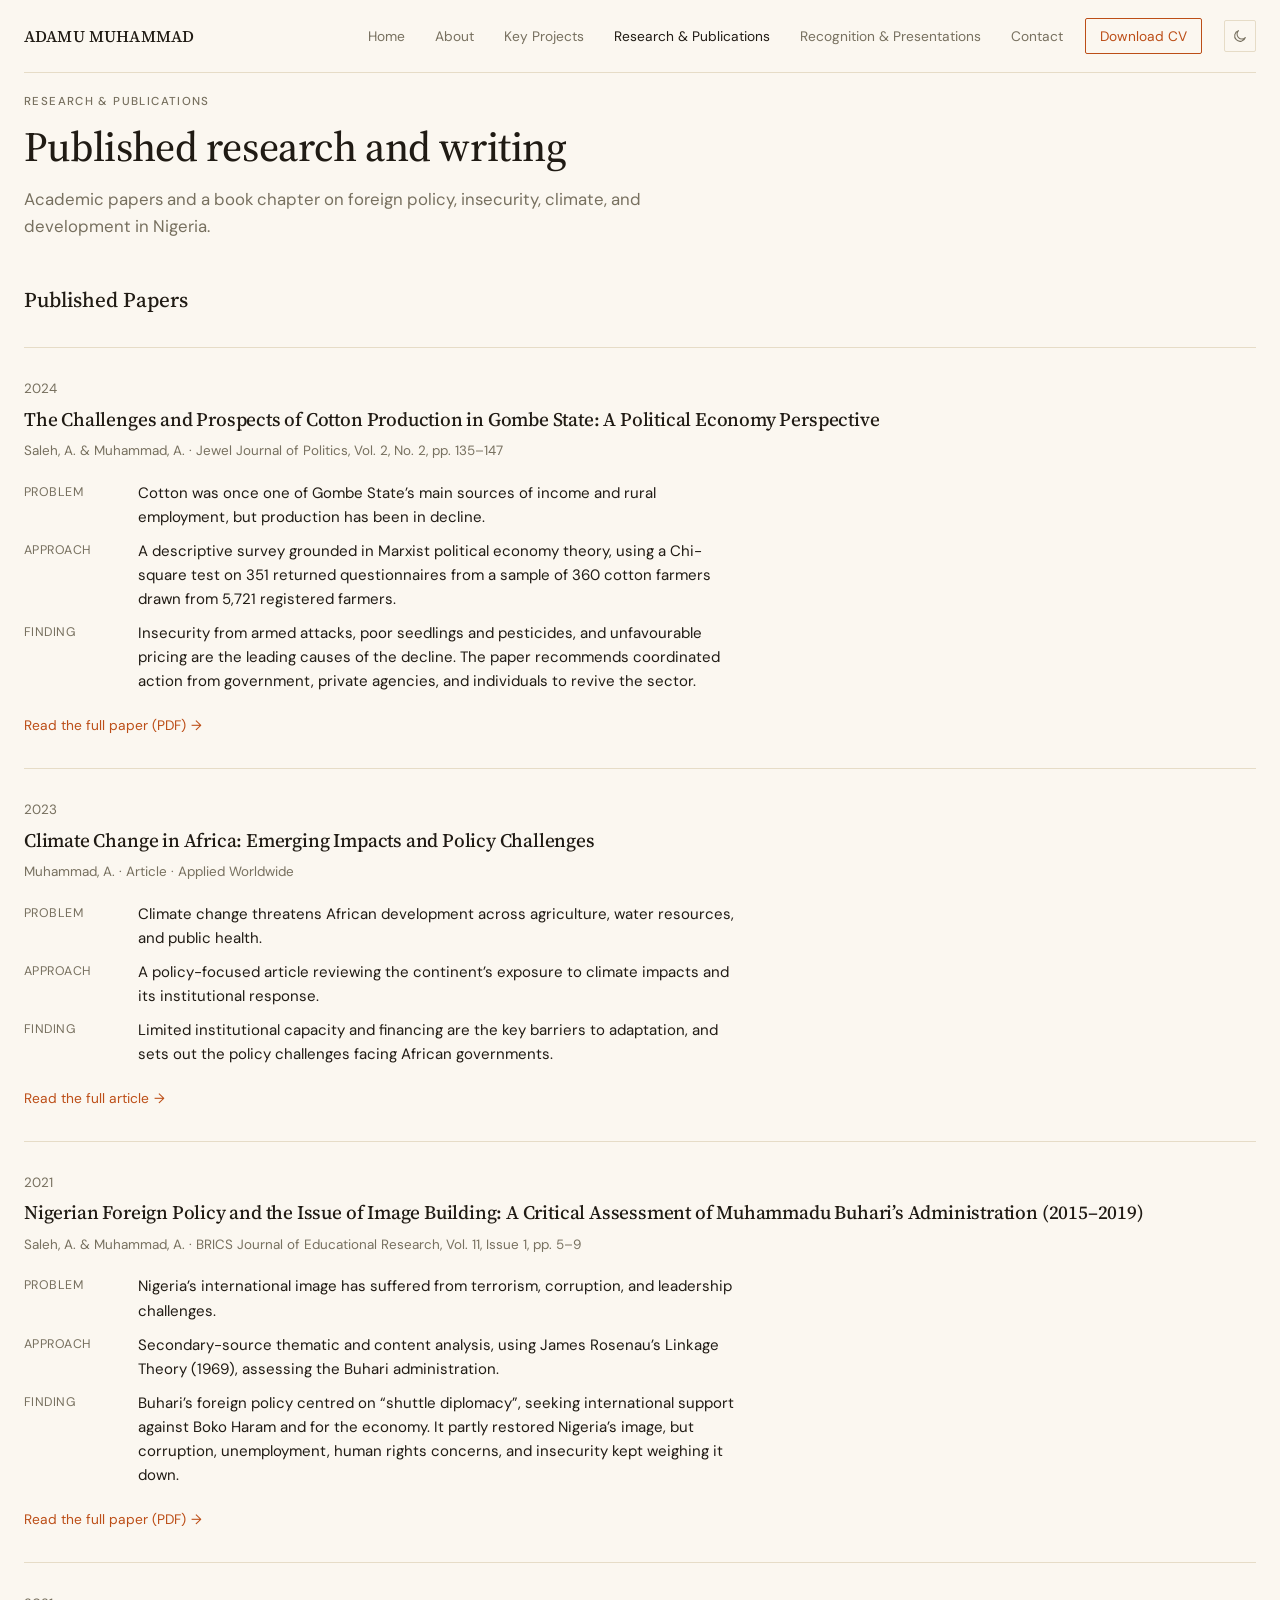
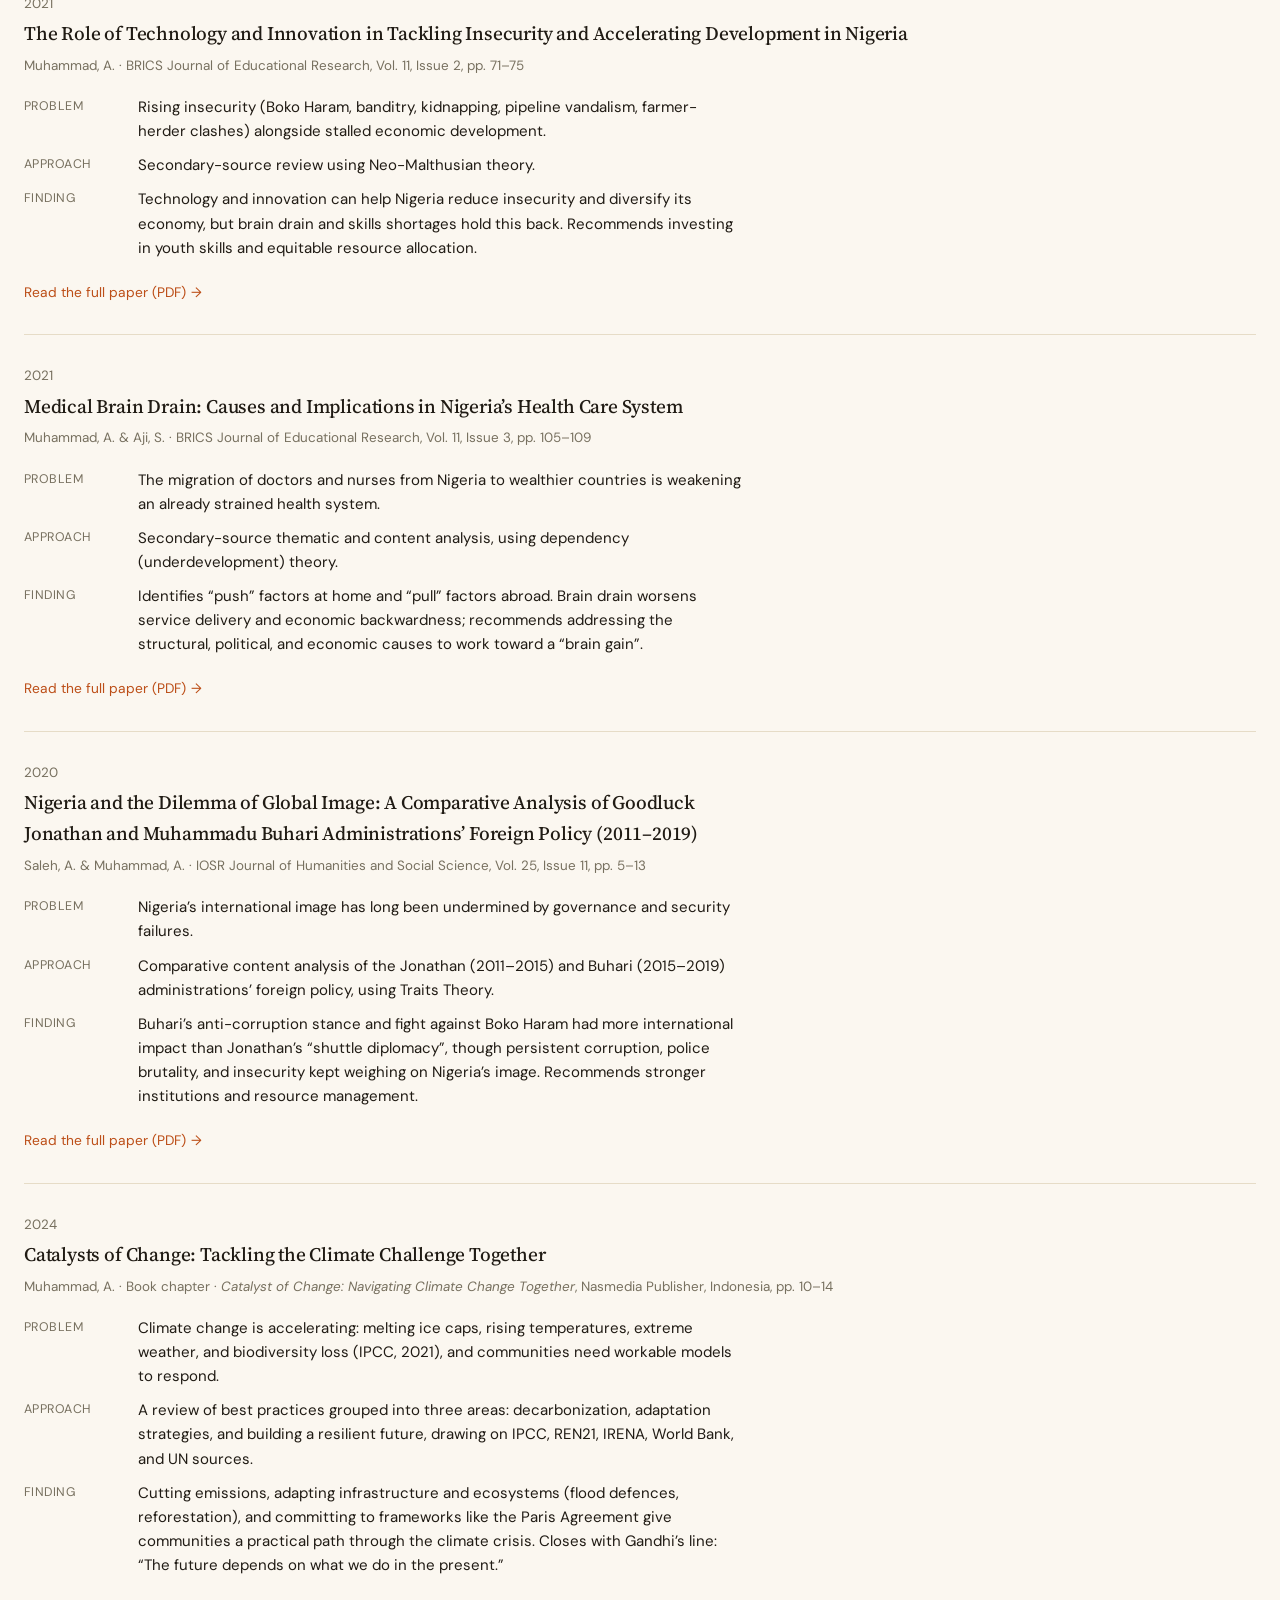
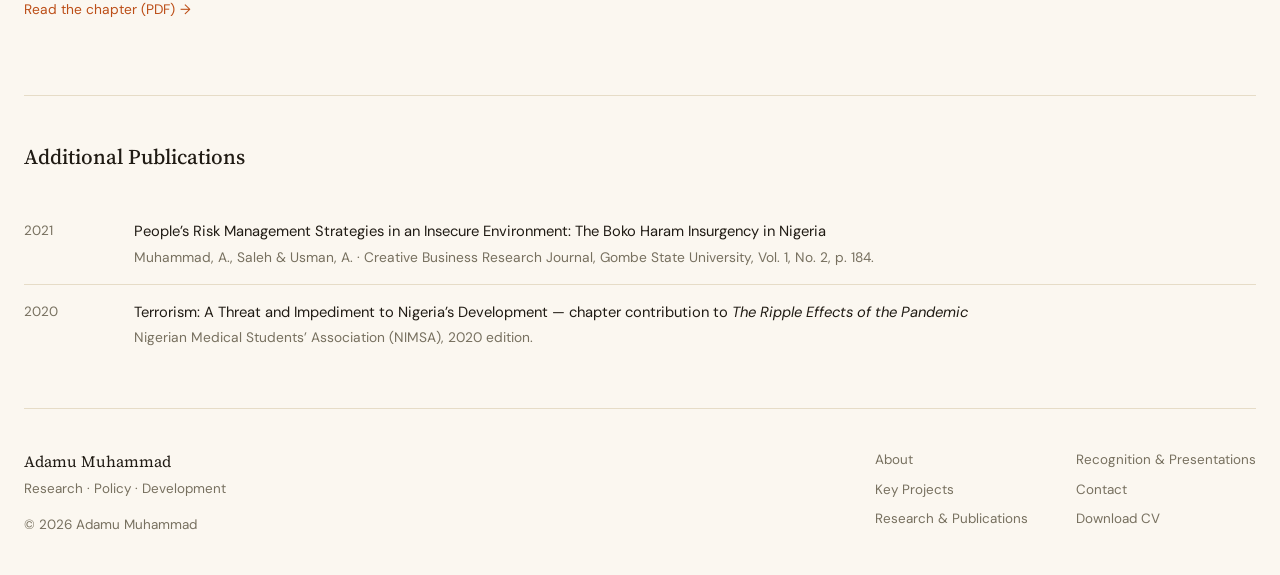
<file: research.html>
<!doctype html>
<html>
<head>
<meta charset="utf-8">
<meta name="viewport" content="width=device-width, initial-scale=1, viewport-fit=cover">
<script>(function(){try{if(localStorage.getItem('theme')==='dark')document.documentElement.setAttribute('data-theme','dark');}catch(e){}})();</script>
<title>Research &amp; Publications | Adamu Muhammad</title>
<meta name="description" content="Published research and academic writing by Adamu Muhammad.">
<link rel="stylesheet" href="https://fonts.googleapis.com/css2?family=Source+Serif+4:opsz,wght@8..60,400;8..60,500;8..60,600&family=DM+Sans:ital,wght@0,400;0,500;0,600;1,400&display=swap">
<link rel="stylesheet" href="site.css">
<style>
  .pub-entry { padding: 30px 0; border-top: 1px solid var(--rule); }
  .pub-entry:first-child { border-top: none; }
  .pub-entry .year { font-family: 'DM Sans', sans-serif; color: var(--muted); font-size: 0.84rem; font-variant-numeric: tabular-nums; }
  .pub-entry h3 { font-size: 1.2rem; margin: 4px 0 6px; font-weight: 500; }
  .pub-entry .meta { font-size: 0.84rem; color: var(--muted); margin-bottom: 14px; }
  .outline { margin: 0 0 14px; max-width: 720px; }
  .outline .row { display: grid; grid-template-columns: 100px 1fr; gap: 14px; padding: 5px 0; font-size: 0.94rem; }
  .outline .row .label { color: var(--muted); font-size: 0.78rem; letter-spacing: 0.04em; text-transform: uppercase; padding-top: 2px; }
  .pending-entry { display: grid; grid-template-columns: 90px 1fr; gap: 20px; padding: 16px 0; border-top: 1px solid var(--rule); font-size: 0.92rem; }
  .pending-entry:first-child { border-top: none; }
  .pending-entry .year { color: var(--muted); font-size: 0.84rem; font-variant-numeric: tabular-nums; }
  .pending-entry .org { color: var(--muted); font-size: 0.86rem; margin-top: 2px; }
  @media (max-width: 620px) {
    .outline .row { grid-template-columns: 1fr; gap: 2px; }
    .pending-entry { grid-template-columns: 1fr; gap: 2px; }
  }
</style>
</head>
<body>
<header class="site">
  <div class="nav-row wrap">
    <a class="wordmark" href="index.html">ADAMU MUHAMMAD</a>
    <div class="nav-right">
      <nav class="primary" aria-label="Primary">
      <a href="index.html">Home</a>
      <a href="about.html">About</a>
      <a href="key-projects.html">Key Projects</a>
      <a href="research.html" class="current">Research &amp; Publications</a>
      <a href="recognition.html">Recognition &amp; Presentations</a>
      <a href="contact.html">Contact</a>
    </nav>
      <a class="cv-btn" href="assets/cv/adamu-muhammad-cv.pdf" target="_blank" rel="noopener">Download CV</a>
      <button class="theme-toggle" id="themeToggle" type="button" aria-label="Toggle color theme"></button>
      <button class="nav-toggle" id="navToggle" aria-label="Open menu" aria-expanded="false" aria-controls="mobileMenu"><span class="bar"></span><span class="bar"></span><span class="bar"></span></button>
    </div>
  </div>
  <nav class="mobile-menu wrap" id="mobileMenu" aria-label="Mobile" data-open="false">
    <a href="index.html">Home</a>
    <a href="about.html">About</a>
    <a href="key-projects.html">Key Projects</a>
    <a href="research.html" class="current">Research &amp; Publications</a>
    <a href="recognition.html">Recognition &amp; Presentations</a>
    <a href="contact.html">Contact</a>
    <a class="cv-btn mobile" href="assets/cv/adamu-muhammad-cv.pdf" target="_blank" rel="noopener">Download CV</a>
  </nav>
</header>
<div class="wrap" id="top">

<div class="page-head">
  <div class="eyebrow">Research &amp; Publications</div>
  <h1>Published research and writing</h1>
  <p class="lede">Academic papers and a book chapter on foreign policy, insecurity, climate, and development in Nigeria.</p>
</div>

<section style="border-top:none; padding-top:0;">
  <div class="section-head"><div class="eyebrow as-heading">Published Papers</div></div>

  <div class="pub-entry">
    <div class="year">2024</div>
    <h3>The Challenges and Prospects of Cotton Production in Gombe State: A Political Economy Perspective</h3>
    <div class="meta">Saleh, A. &amp; Muhammad, A. &middot; Jewel Journal of Politics, Vol. 2, No. 2, pp. 135&ndash;147</div>
    <div class="outline">
      <div class="row"><div class="label">Problem</div><div>Cotton was once one of Gombe State&rsquo;s main sources of income and rural employment, but production has been in decline.</div></div>
      <div class="row"><div class="label">Approach</div><div>A descriptive survey grounded in Marxist political economy theory, using a Chi-square test on 351 returned questionnaires from a sample of 360 cotton farmers drawn from 5,721 registered farmers.</div></div>
      <div class="row"><div class="label">Finding</div><div>Insecurity from armed attacks, poor seedlings and pesticides, and unfavourable pricing are the leading causes of the decline. The paper recommends coordinated action from government, private agencies, and individuals to revive the sector.</div></div>
    </div>
    <a class="story-link" href="assets/papers/cotton-production-gombe-state.pdf" target="_blank" rel="noopener">Read the full paper (PDF) <span class="arrow">&rarr;</span></a>
  </div>

  <div class="pub-entry">
    <div class="year">2023</div>
    <h3>Climate Change in Africa: Emerging Impacts and Policy Challenges</h3>
    <div class="meta">Muhammad, A. &middot; Article &middot; Applied Worldwide</div>
    <div class="outline">
      <div class="row"><div class="label">Problem</div><div>Climate change threatens African development across agriculture, water resources, and public health.</div></div>
      <div class="row"><div class="label">Approach</div><div>A policy-focused article reviewing the continent&rsquo;s exposure to climate impacts and its institutional response.</div></div>
      <div class="row"><div class="label">Finding</div><div>Limited institutional capacity and financing are the key barriers to adaptation, and sets out the policy challenges facing African governments.</div></div>
    </div>
    <a class="story-link" href="https://nigeria.appliedworldwide.com/climate-change-in-africa-emerging-impacts-and-policy-challenges/" target="_blank" rel="noopener">Read the full article <span class="arrow">&rarr;</span></a>
  </div>

  <div class="pub-entry">
    <div class="year">2021</div>
    <h3>Nigerian Foreign Policy and the Issue of Image Building: A Critical Assessment of Muhammadu Buhari&rsquo;s Administration (2015&ndash;2019)</h3>
    <div class="meta">Saleh, A. &amp; Muhammad, A. &middot; BRICS Journal of Educational Research, Vol. 11, Issue 1, pp. 5&ndash;9</div>
    <div class="outline">
      <div class="row"><div class="label">Problem</div><div>Nigeria&rsquo;s international image has suffered from terrorism, corruption, and leadership challenges.</div></div>
      <div class="row"><div class="label">Approach</div><div>Secondary-source thematic and content analysis, using James Rosenau&rsquo;s Linkage Theory (1969), assessing the Buhari administration.</div></div>
      <div class="row"><div class="label">Finding</div><div>Buhari&rsquo;s foreign policy centred on &ldquo;shuttle diplomacy&rdquo;, seeking international support against Boko Haram and for the economy. It partly restored Nigeria&rsquo;s image, but corruption, unemployment, human rights concerns, and insecurity kept weighing it down.</div></div>
    </div>
    <a class="story-link" href="assets/papers/nigerian-foreign-policy-image-building.pdf" target="_blank" rel="noopener">Read the full paper (PDF) <span class="arrow">&rarr;</span></a>
  </div>

  <div class="pub-entry">
    <div class="year">2021</div>
    <h3>The Role of Technology and Innovation in Tackling Insecurity and Accelerating Development in Nigeria</h3>
    <div class="meta">Muhammad, A. &middot; BRICS Journal of Educational Research, Vol. 11, Issue 2, pp. 71&ndash;75</div>
    <div class="outline">
      <div class="row"><div class="label">Problem</div><div>Rising insecurity (Boko Haram, banditry, kidnapping, pipeline vandalism, farmer-herder clashes) alongside stalled economic development.</div></div>
      <div class="row"><div class="label">Approach</div><div>Secondary-source review using Neo-Malthusian theory.</div></div>
      <div class="row"><div class="label">Finding</div><div>Technology and innovation can help Nigeria reduce insecurity and diversify its economy, but brain drain and skills shortages hold this back. Recommends investing in youth skills and equitable resource allocation.</div></div>
    </div>
    <a class="story-link" href="assets/papers/role-of-technology-and-innovation.pdf" target="_blank" rel="noopener">Read the full paper (PDF) <span class="arrow">&rarr;</span></a>
  </div>

  <div class="pub-entry">
    <div class="year">2021</div>
    <h3>Medical Brain Drain: Causes and Implications in Nigeria&rsquo;s Health Care System</h3>
    <div class="meta">Muhammad, A. &amp; Aji, S. &middot; BRICS Journal of Educational Research, Vol. 11, Issue 3, pp. 105&ndash;109</div>
    <div class="outline">
      <div class="row"><div class="label">Problem</div><div>The migration of doctors and nurses from Nigeria to wealthier countries is weakening an already strained health system.</div></div>
      <div class="row"><div class="label">Approach</div><div>Secondary-source thematic and content analysis, using dependency (underdevelopment) theory.</div></div>
      <div class="row"><div class="label">Finding</div><div>Identifies &ldquo;push&rdquo; factors at home and &ldquo;pull&rdquo; factors abroad. Brain drain worsens service delivery and economic backwardness; recommends addressing the structural, political, and economic causes to work toward a &ldquo;brain gain&rdquo;.</div></div>
    </div>
    <a class="story-link" href="assets/papers/medical-brain-drain.pdf" target="_blank" rel="noopener">Read the full paper (PDF) <span class="arrow">&rarr;</span></a>
  </div>

  <div class="pub-entry">
    <div class="year">2020</div>
    <h3>Nigeria and the Dilemma of Global Image: A Comparative Analysis of Goodluck Jonathan and Muhammadu Buhari Administrations&rsquo; Foreign Policy (2011&ndash;2019)</h3>
    <div class="meta">Saleh, A. &amp; Muhammad, A. &middot; IOSR Journal of Humanities and Social Science, Vol. 25, Issue 11, pp. 5&ndash;13</div>
    <div class="outline">
      <div class="row"><div class="label">Problem</div><div>Nigeria&rsquo;s international image has long been undermined by governance and security failures.</div></div>
      <div class="row"><div class="label">Approach</div><div>Comparative content analysis of the Jonathan (2011&ndash;2015) and Buhari (2015&ndash;2019) administrations&rsquo; foreign policy, using Traits Theory.</div></div>
      <div class="row"><div class="label">Finding</div><div>Buhari&rsquo;s anti-corruption stance and fight against Boko Haram had more international impact than Jonathan&rsquo;s &ldquo;shuttle diplomacy&rdquo;, though persistent corruption, police brutality, and insecurity kept weighing on Nigeria&rsquo;s image. Recommends stronger institutions and resource management.</div></div>
    </div>
    <a class="story-link" href="https://www.iosrjournals.org/iosr-jhss/papers/Vol.25-Issue11/Series-6/B2511060513.pdf" target="_blank" rel="noopener">Read the full paper (PDF) <span class="arrow">&rarr;</span></a>
  </div>

  <div class="pub-entry">
    <div class="year">2024</div>
    <h3>Catalysts of Change: Tackling the Climate Challenge Together</h3>
    <div class="meta">Muhammad, A. &middot; Book chapter &middot; <em>Catalyst of Change: Navigating Climate Change Together</em>, Nasmedia Publisher, Indonesia, pp. 10&ndash;14</div>
    <div class="outline">
      <div class="row"><div class="label">Problem</div><div>Climate change is accelerating: melting ice caps, rising temperatures, extreme weather, and biodiversity loss (IPCC, 2021), and communities need workable models to respond.</div></div>
      <div class="row"><div class="label">Approach</div><div>A review of best practices grouped into three areas: decarbonization, adaptation strategies, and building a resilient future, drawing on IPCC, REN21, IRENA, World Bank, and UN sources.</div></div>
      <div class="row"><div class="label">Finding</div><div>Cutting emissions, adapting infrastructure and ecosystems (flood defences, reforestation), and committing to frameworks like the Paris Agreement give communities a practical path through the climate crisis. Closes with Gandhi&rsquo;s line: &ldquo;The future depends on what we do in the present.&rdquo;</div></div>
    </div>
    <a class="story-link" href="assets/papers/catalyst-of-change-chapter.pdf" target="_blank" rel="noopener">Read the chapter (PDF) <span class="arrow">&rarr;</span></a>
  </div>
</section>

<section>
  <div class="section-head"><div class="eyebrow as-heading">Additional Publications</div></div>
  <div>
    <div class="pending-entry">
      <div class="year">2021</div>
      <div>
        <div>People&rsquo;s Risk Management Strategies in an Insecure Environment: The Boko Haram Insurgency in Nigeria</div>
        <div class="org">Muhammad, A., Saleh &amp; Usman, A. &middot; Creative Business Research Journal, Gombe State University, Vol. 1, No. 2, p. 184.</div>
      </div>
    </div>
    <div class="pending-entry">
      <div class="year">2020</div>
      <div>
        <div>Terrorism: A Threat and Impediment to Nigeria&rsquo;s Development &mdash; chapter contribution to <em>The Ripple Effects of the Pandemic</em></div>
        <div class="org">Nigerian Medical Students&rsquo; Association (NIMSA), 2020 edition.</div>
      </div>
    </div>
  </div>
</section>

</div>
<footer class="site">
  <div class="wrap" style="display:flex; justify-content:space-between; gap:24px; flex-wrap:wrap; width:100%;">
    <div>
      <div class="fname">Adamu Muhammad</div>
      <div>Research &middot; Policy &middot; Development</div>
      <div style="margin-top:14px;">&copy; 2026 Adamu Muhammad</div>
    </div>
    <div class="fcols">
      <div class="fcol">
        <a href="about.html">About</a>
        <a href="key-projects.html">Key Projects</a>
        <a href="research.html">Research &amp; Publications</a>
      </div>
      <div class="fcol">
        <a href="recognition.html">Recognition &amp; Presentations</a>
        <a href="contact.html">Contact</a>
        <a href="assets/cv/adamu-muhammad-cv.pdf" target="_blank" rel="noopener">Download CV</a>
      </div>
    </div>
  </div>
</footer>
<script>
  (function () {
    var toggle = document.getElementById('navToggle');
    var menu = document.getElementById('mobileMenu');
    if (!toggle || !menu) return;
    function setOpen(open) {
      menu.dataset.open = String(open);
      toggle.setAttribute('aria-expanded', String(open));
      toggle.setAttribute('aria-label', open ? 'Close menu' : 'Open menu');
    }
    toggle.addEventListener('click', function () { setOpen(menu.dataset.open !== 'true'); });
    menu.querySelectorAll('a').forEach(function (a) {
      a.addEventListener('click', function () { setOpen(false); });
    });
  })();

  (function () {
    var btn = document.getElementById('themeToggle');
    if (!btn) return;
    var sunIcon = '<svg viewBox="0 0 24 24" fill="none" stroke="currentColor" stroke-width="1.6" stroke-linecap="round"><circle cx="12" cy="12" r="4"/><path d="M12 2.5v3M12 18.5v3M4.2 4.2l2.1 2.1M17.7 17.7l2.1 2.1M2.5 12h3M18.5 12h3M4.2 19.8l2.1-2.1M17.7 6.3l2.1-2.1"/></svg>';
    var moonIcon = '<svg viewBox="0 0 24 24" fill="none" stroke="currentColor" stroke-width="1.6" stroke-linecap="round" stroke-linejoin="round"><path d="M20 14.3A8.2 8.2 0 1 1 9.7 4a6.3 6.3 0 0 0 10.3 10.3z"/></svg>';
    function current() {
      return document.documentElement.getAttribute('data-theme') === 'dark' ? 'dark' : 'light';
    }
    function render() {
      var isDark = current() === 'dark';
      btn.innerHTML = isDark ? sunIcon : moonIcon;
      btn.setAttribute('aria-label', isDark ? 'Switch to light theme' : 'Switch to dark theme');
    }
    render();
    btn.addEventListener('click', function () {
      var next = current() === 'dark' ? 'light' : 'dark';
      document.documentElement.setAttribute('data-theme', next);
      try { localStorage.setItem('theme', next); } catch (e) {}
      render();
    });
  })();
</script>
</body>
</html>
</file>
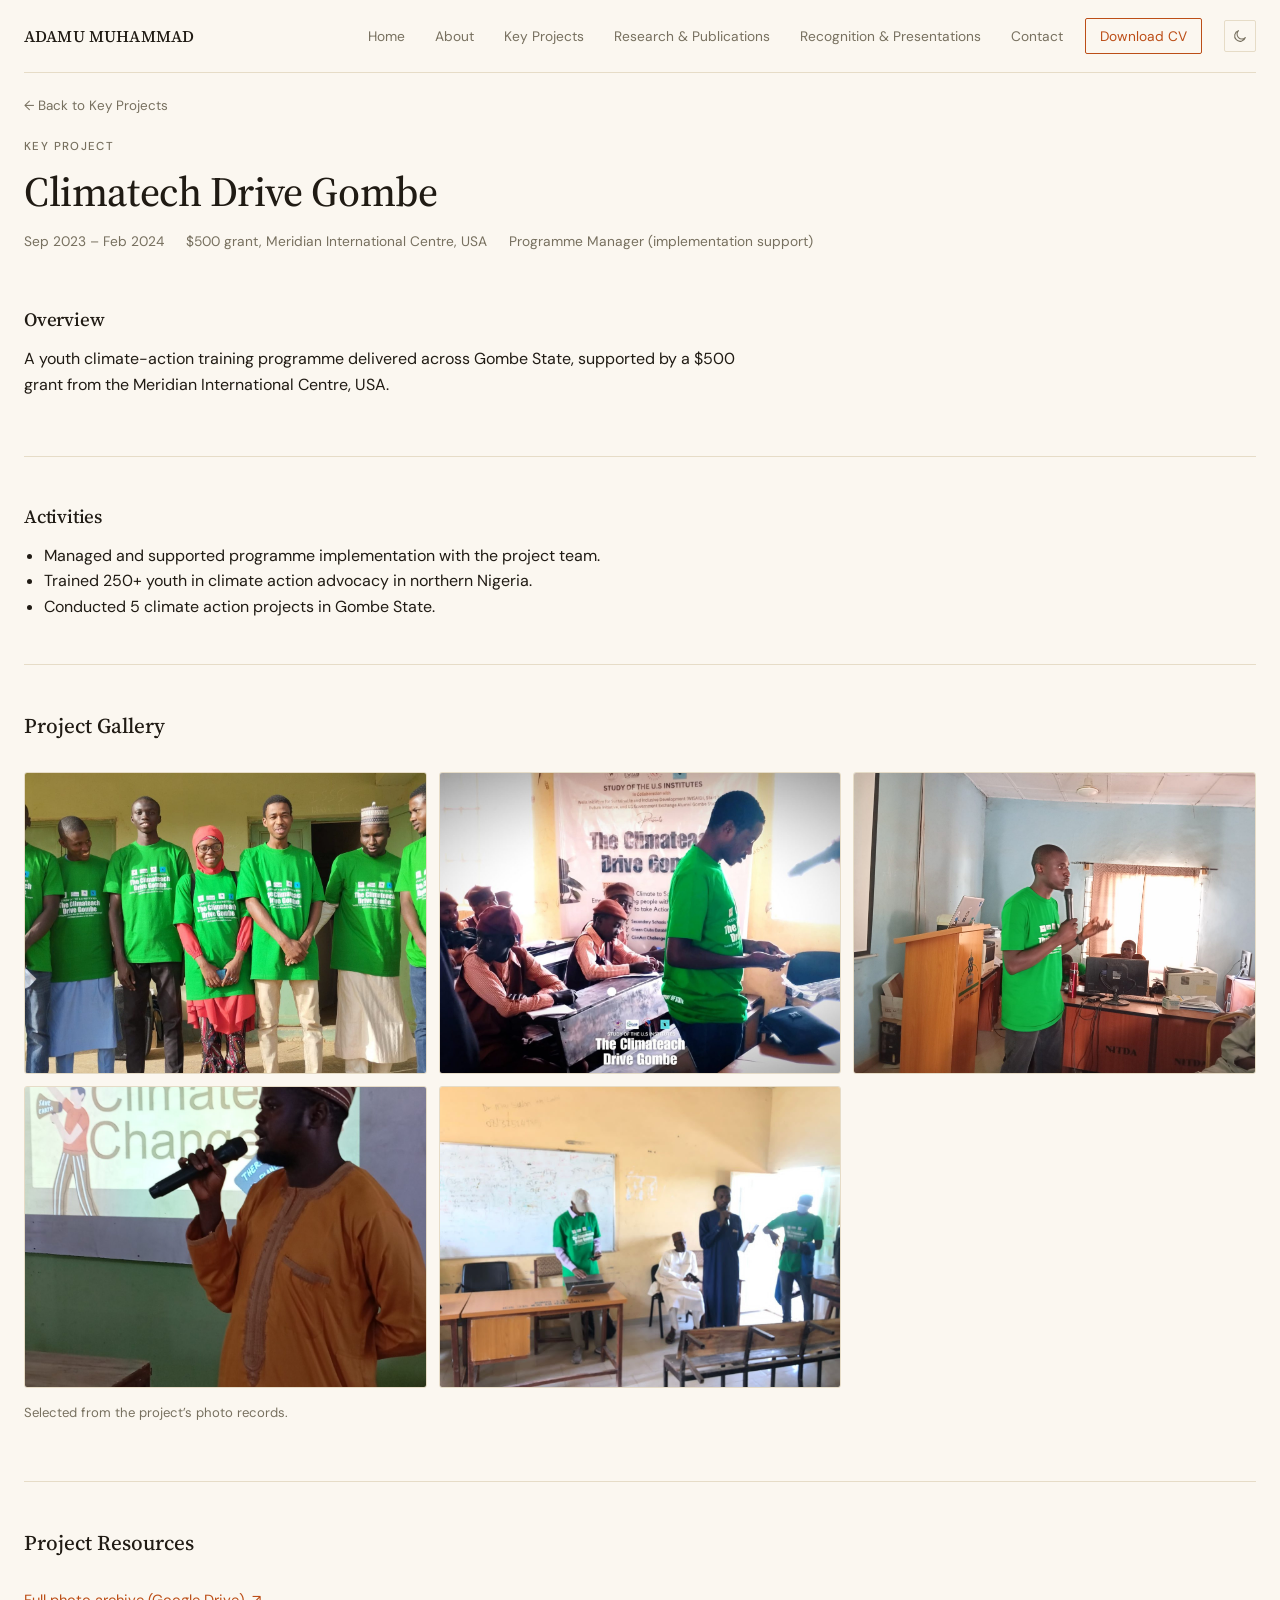
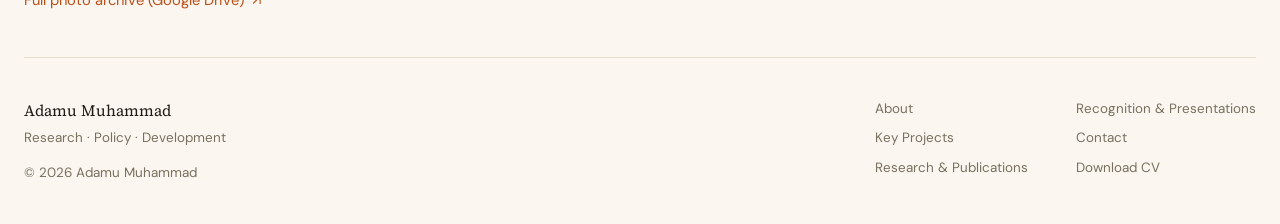
<file: projects/climatech-drive-gombe.html>
<!doctype html>
<html>
<head>
<meta charset="utf-8">
<meta name="viewport" content="width=device-width, initial-scale=1, viewport-fit=cover">
<script>(function(){try{if(localStorage.getItem('theme')==='dark')document.documentElement.setAttribute('data-theme','dark');}catch(e){}})();</script>
<title>Climatech Drive Gombe | Adamu Muhammad</title>
<meta name="description" content="Research project: Climatech Drive Gombe (Sep 2023 – Feb 2024).">
<link rel="stylesheet" href="https://fonts.googleapis.com/css2?family=Source+Serif+4:opsz,wght@8..60,400;8..60,500;8..60,600&family=DM+Sans:ital,wght@0,400;0,500;0,600;1,400&display=swap">
<link rel="stylesheet" href="../site.css">
</head>
<body>
<header class="site">
  <div class="nav-row wrap">
    <a class="wordmark" href="../index.html">ADAMU MUHAMMAD</a>
    <div class="nav-right">
      <nav class="primary" aria-label="Primary">
      <a href="../index.html">Home</a>
      <a href="../about.html">About</a>
      <a href="../key-projects.html">Key Projects</a>
      <a href="../research.html">Research &amp; Publications</a>
      <a href="../recognition.html">Recognition &amp; Presentations</a>
      <a href="../contact.html">Contact</a>
    </nav>
      <a class="cv-btn" href="../assets/cv/adamu-muhammad-cv.pdf" target="_blank" rel="noopener">Download CV</a>
      <button class="theme-toggle" id="themeToggle" type="button" aria-label="Toggle color theme"></button>
      <button class="nav-toggle" id="navToggle" aria-label="Open menu" aria-expanded="false" aria-controls="mobileMenu"><span class="bar"></span><span class="bar"></span><span class="bar"></span></button>
    </div>
  </div>
  <nav class="mobile-menu wrap" id="mobileMenu" aria-label="Mobile" data-open="false">
    <a href="../index.html">Home</a>
    <a href="../about.html">About</a>
    <a href="../key-projects.html">Key Projects</a>
    <a href="../research.html">Research &amp; Publications</a>
    <a href="../recognition.html">Recognition &amp; Presentations</a>
    <a href="../contact.html">Contact</a>
    <a class="cv-btn mobile" href="../assets/cv/adamu-muhammad-cv.pdf" target="_blank" rel="noopener">Download CV</a>
  </nav>
</header>
<div class="wrap" id="top">

<a class="back-link" href="../key-projects.html">&larr; Back to Key Projects</a>
<div class="page-head">
  <div class="eyebrow">Key Project</div>
  <h1>Climatech Drive Gombe</h1>
  <div class="detail-meta-row">
    <span>Sep 2023 – Feb 2024</span>
    <span>$500 grant, Meridian International Centre, USA</span>
    <span>Programme Manager (implementation support)</span>
  </div>
</div>

<section style="border-top:none; padding-top:0;">
  <div class="detail-block">
    <h2>Overview</h2>
    <p>A youth climate-action training programme delivered across Gombe State, supported by a $500 grant from the Meridian International Centre, USA.</p>
  </div>
</section>

<section>
  <div class="detail-block">
    <h2>Activities</h2>
    <ul style="margin:0; padding-left:20px; color:var(--ink);">
      <li>Managed and supported programme implementation with the project team.</li><li>Trained 250+ youth in climate action advocacy in northern Nigeria.</li><li>Conducted 5 climate action projects in Gombe State.</li>
    </ul>
  </div>
</section>

<section>
  <div class="section-head"><div class="eyebrow as-heading">Project Gallery</div></div>
  <div class="gallery-grid"><figure><img src="../assets/projects/climatech-drive-gombe/gallery-01.jpg" alt="Participants at a Climatech Drive Gombe training session, seated in rows facing a presenter" loading="lazy"></figure><figure><img src="../assets/projects/climatech-drive-gombe/gallery-02.jpg" alt="Climatech Drive Gombe team members in matching green programme t-shirts" loading="lazy"></figure><figure><img src="../assets/projects/climatech-drive-gombe/gallery-03.jpg" alt="A facilitator presenting at the front of a classroom during the programme" loading="lazy"></figure><figure><img src="../assets/projects/climatech-drive-gombe/gallery-04.jpg" alt="A speaker addressing participants with a projected slide reading “Climate Change” behind him" loading="lazy"></figure><figure><img src="../assets/projects/climatech-drive-gombe/gallery-05.jpg" alt="A facilitator speaking at a lectern during a Climatech Drive Gombe session" loading="lazy"></figure></div>
  <p class="gallery-note">Selected from the project’s photo records.</p>
</section>

<section>
  <div class="section-head"><div class="eyebrow as-heading">Project Resources</div></div>
  <div class="resource-list">
    <a href="https://drive.google.com/drive/folders/1--EhaX3Xv1LpG1UXEnBZrRAkH1f4H1yn" target="_blank" rel="noopener">Full photo archive (Google Drive) <span class="arrow">&#8599;</span></a>
  </div>
</section>

</div>
<footer class="site">
  <div class="wrap" style="display:flex; justify-content:space-between; gap:24px; flex-wrap:wrap; width:100%;">
    <div>
      <div class="fname">Adamu Muhammad</div>
      <div>Research &middot; Policy &middot; Development</div>
      <div style="margin-top:14px;">&copy; 2026 Adamu Muhammad</div>
    </div>
    <div class="fcols">
      <div class="fcol">
        <a href="../about.html">About</a>
        <a href="../key-projects.html">Key Projects</a>
        <a href="../research.html">Research &amp; Publications</a>
      </div>
      <div class="fcol">
        <a href="../recognition.html">Recognition &amp; Presentations</a>
        <a href="../contact.html">Contact</a>
        <a href="../assets/cv/adamu-muhammad-cv.pdf" target="_blank" rel="noopener">Download CV</a>
      </div>
    </div>
  </div>
</footer>
<script>
  (function () {
    var toggle = document.getElementById('navToggle');
    var menu = document.getElementById('mobileMenu');
    if (!toggle || !menu) return;
    function setOpen(open) {
      menu.dataset.open = String(open);
      toggle.setAttribute('aria-expanded', String(open));
      toggle.setAttribute('aria-label', open ? 'Close menu' : 'Open menu');
    }
    toggle.addEventListener('click', function () { setOpen(menu.dataset.open !== 'true'); });
    menu.querySelectorAll('a').forEach(function (a) {
      a.addEventListener('click', function () { setOpen(false); });
    });
  })();

  (function () {
    var btn = document.getElementById('themeToggle');
    if (!btn) return;
    var sunIcon = '<svg viewBox="0 0 24 24" fill="none" stroke="currentColor" stroke-width="1.6" stroke-linecap="round"><circle cx="12" cy="12" r="4"/><path d="M12 2.5v3M12 18.5v3M4.2 4.2l2.1 2.1M17.7 17.7l2.1 2.1M2.5 12h3M18.5 12h3M4.2 19.8l2.1-2.1M17.7 6.3l2.1-2.1"/></svg>';
    var moonIcon = '<svg viewBox="0 0 24 24" fill="none" stroke="currentColor" stroke-width="1.6" stroke-linecap="round" stroke-linejoin="round"><path d="M20 14.3A8.2 8.2 0 1 1 9.7 4a6.3 6.3 0 0 0 10.3 10.3z"/></svg>';
    function current() {
      return document.documentElement.getAttribute('data-theme') === 'dark' ? 'dark' : 'light';
    }
    function render() {
      var isDark = current() === 'dark';
      btn.innerHTML = isDark ? sunIcon : moonIcon;
      btn.setAttribute('aria-label', isDark ? 'Switch to light theme' : 'Switch to dark theme');
    }
    render();
    btn.addEventListener('click', function () {
      var next = current() === 'dark' ? 'light' : 'dark';
      document.documentElement.setAttribute('data-theme', next);
      try { localStorage.setItem('theme', next); } catch (e) {}
      render();
    });
  })();
</script>
</body>
</html>
</file>
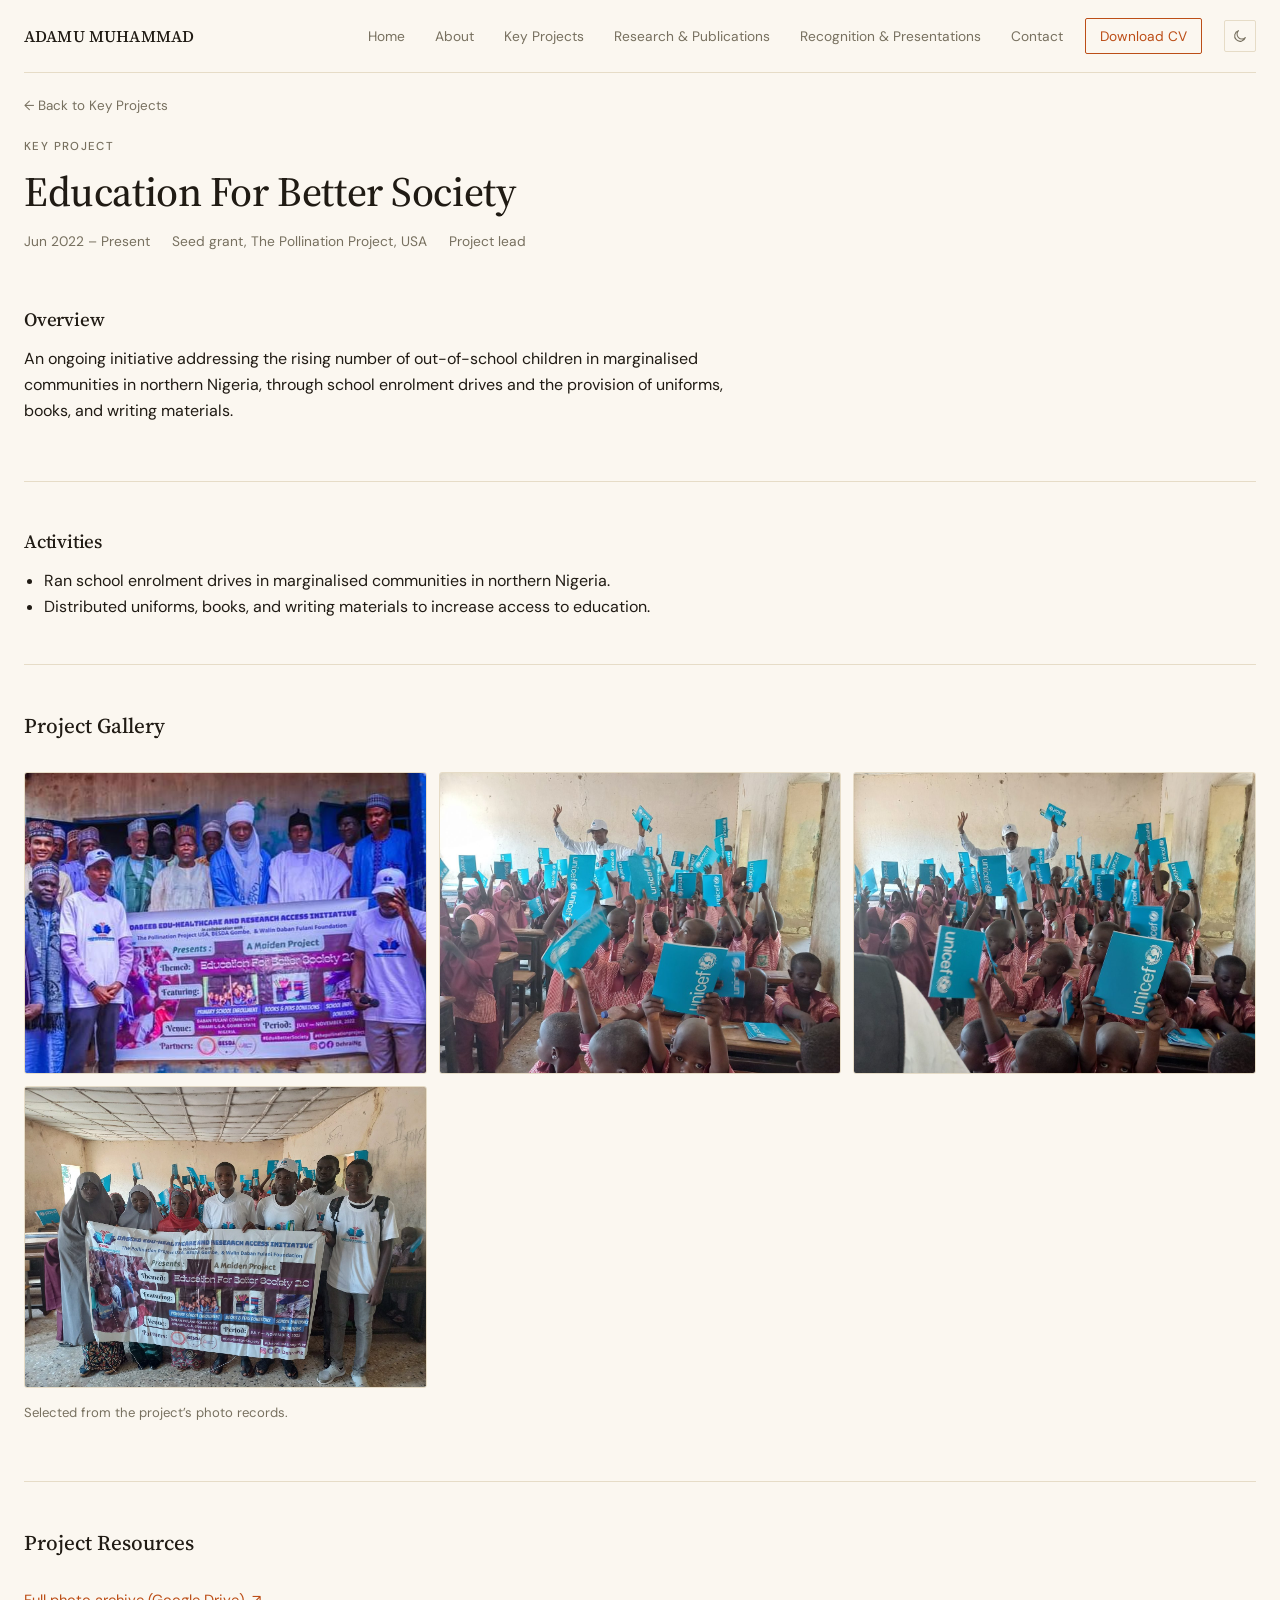
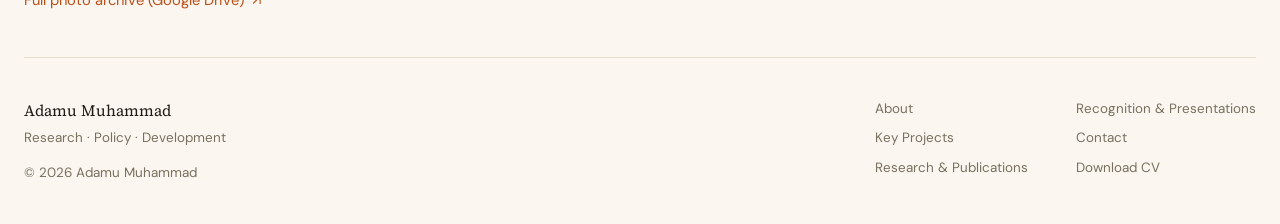
<file: projects/education-for-better-society.html>
<!doctype html>
<html>
<head>
<meta charset="utf-8">
<meta name="viewport" content="width=device-width, initial-scale=1, viewport-fit=cover">
<script>(function(){try{if(localStorage.getItem('theme')==='dark')document.documentElement.setAttribute('data-theme','dark');}catch(e){}})();</script>
<title>Education For Better Society | Adamu Muhammad</title>
<meta name="description" content="Research project: Education For Better Society (Jun 2022 – Present).">
<link rel="stylesheet" href="https://fonts.googleapis.com/css2?family=Source+Serif+4:opsz,wght@8..60,400;8..60,500;8..60,600&family=DM+Sans:ital,wght@0,400;0,500;0,600;1,400&display=swap">
<link rel="stylesheet" href="../site.css">
</head>
<body>
<header class="site">
  <div class="nav-row wrap">
    <a class="wordmark" href="../index.html">ADAMU MUHAMMAD</a>
    <div class="nav-right">
      <nav class="primary" aria-label="Primary">
      <a href="../index.html">Home</a>
      <a href="../about.html">About</a>
      <a href="../key-projects.html">Key Projects</a>
      <a href="../research.html">Research &amp; Publications</a>
      <a href="../recognition.html">Recognition &amp; Presentations</a>
      <a href="../contact.html">Contact</a>
    </nav>
      <a class="cv-btn" href="../assets/cv/adamu-muhammad-cv.pdf" target="_blank" rel="noopener">Download CV</a>
      <button class="theme-toggle" id="themeToggle" type="button" aria-label="Toggle color theme"></button>
      <button class="nav-toggle" id="navToggle" aria-label="Open menu" aria-expanded="false" aria-controls="mobileMenu"><span class="bar"></span><span class="bar"></span><span class="bar"></span></button>
    </div>
  </div>
  <nav class="mobile-menu wrap" id="mobileMenu" aria-label="Mobile" data-open="false">
    <a href="../index.html">Home</a>
    <a href="../about.html">About</a>
    <a href="../key-projects.html">Key Projects</a>
    <a href="../research.html">Research &amp; Publications</a>
    <a href="../recognition.html">Recognition &amp; Presentations</a>
    <a href="../contact.html">Contact</a>
    <a class="cv-btn mobile" href="../assets/cv/adamu-muhammad-cv.pdf" target="_blank" rel="noopener">Download CV</a>
  </nav>
</header>
<div class="wrap" id="top">

<a class="back-link" href="../key-projects.html">&larr; Back to Key Projects</a>
<div class="page-head">
  <div class="eyebrow">Key Project</div>
  <h1>Education For Better Society</h1>
  <div class="detail-meta-row">
    <span>Jun 2022 – Present</span>
    <span>Seed grant, The Pollination Project, USA</span>
    <span>Project lead</span>
  </div>
</div>

<section style="border-top:none; padding-top:0;">
  <div class="detail-block">
    <h2>Overview</h2>
    <p>An ongoing initiative addressing the rising number of out-of-school children in marginalised communities in northern Nigeria, through school enrolment drives and the provision of uniforms, books, and writing materials.</p>
  </div>
</section>

<section>
  <div class="detail-block">
    <h2>Activities</h2>
    <ul style="margin:0; padding-left:20px; color:var(--ink);">
      <li>Ran school enrolment drives in marginalised communities in northern Nigeria.</li><li>Distributed uniforms, books, and writing materials to increase access to education.</li>
    </ul>
  </div>
</section>

<section>
  <div class="section-head"><div class="eyebrow as-heading">Project Gallery</div></div>
  <div class="gallery-grid"><figure><img src="../assets/projects/education-for-better-society/gallery-01.jpg" alt="Project partners and dignitaries at the Education For Better Society launch event, standing behind a programme banner" loading="lazy"></figure><figure><img src="../assets/projects/education-for-better-society/gallery-02.jpg" alt="Primary school pupils holding up donated books and materials in a classroom" loading="lazy"></figure><figure><img src="../assets/projects/education-for-better-society/gallery-03.jpg" alt="Primary school pupils raising donated materials during a classroom distribution session" loading="lazy"></figure><figure><img src="../assets/projects/education-for-better-society/gallery-04.jpg" alt="The project team with pupils and a programme banner at the school enrolment event" loading="lazy"></figure></div>
  <p class="gallery-note">Selected from the project’s photo records.</p>
</section>

<section>
  <div class="section-head"><div class="eyebrow as-heading">Project Resources</div></div>
  <div class="resource-list">
    <a href="https://drive.google.com/drive/folders/11xPMxXelErMj_s-G-d2ml76tvJjid85l" target="_blank" rel="noopener">Full photo archive (Google Drive) <span class="arrow">&#8599;</span></a>
  </div>
</section>

</div>
<footer class="site">
  <div class="wrap" style="display:flex; justify-content:space-between; gap:24px; flex-wrap:wrap; width:100%;">
    <div>
      <div class="fname">Adamu Muhammad</div>
      <div>Research &middot; Policy &middot; Development</div>
      <div style="margin-top:14px;">&copy; 2026 Adamu Muhammad</div>
    </div>
    <div class="fcols">
      <div class="fcol">
        <a href="../about.html">About</a>
        <a href="../key-projects.html">Key Projects</a>
        <a href="../research.html">Research &amp; Publications</a>
      </div>
      <div class="fcol">
        <a href="../recognition.html">Recognition &amp; Presentations</a>
        <a href="../contact.html">Contact</a>
        <a href="../assets/cv/adamu-muhammad-cv.pdf" target="_blank" rel="noopener">Download CV</a>
      </div>
    </div>
  </div>
</footer>
<script>
  (function () {
    var toggle = document.getElementById('navToggle');
    var menu = document.getElementById('mobileMenu');
    if (!toggle || !menu) return;
    function setOpen(open) {
      menu.dataset.open = String(open);
      toggle.setAttribute('aria-expanded', String(open));
      toggle.setAttribute('aria-label', open ? 'Close menu' : 'Open menu');
    }
    toggle.addEventListener('click', function () { setOpen(menu.dataset.open !== 'true'); });
    menu.querySelectorAll('a').forEach(function (a) {
      a.addEventListener('click', function () { setOpen(false); });
    });
  })();

  (function () {
    var btn = document.getElementById('themeToggle');
    if (!btn) return;
    var sunIcon = '<svg viewBox="0 0 24 24" fill="none" stroke="currentColor" stroke-width="1.6" stroke-linecap="round"><circle cx="12" cy="12" r="4"/><path d="M12 2.5v3M12 18.5v3M4.2 4.2l2.1 2.1M17.7 17.7l2.1 2.1M2.5 12h3M18.5 12h3M4.2 19.8l2.1-2.1M17.7 6.3l2.1-2.1"/></svg>';
    var moonIcon = '<svg viewBox="0 0 24 24" fill="none" stroke="currentColor" stroke-width="1.6" stroke-linecap="round" stroke-linejoin="round"><path d="M20 14.3A8.2 8.2 0 1 1 9.7 4a6.3 6.3 0 0 0 10.3 10.3z"/></svg>';
    function current() {
      return document.documentElement.getAttribute('data-theme') === 'dark' ? 'dark' : 'light';
    }
    function render() {
      var isDark = current() === 'dark';
      btn.innerHTML = isDark ? sunIcon : moonIcon;
      btn.setAttribute('aria-label', isDark ? 'Switch to light theme' : 'Switch to dark theme');
    }
    render();
    btn.addEventListener('click', function () {
      var next = current() === 'dark' ? 'light' : 'dark';
      document.documentElement.setAttribute('data-theme', next);
      try { localStorage.setItem('theme', next); } catch (e) {}
      render();
    });
  })();
</script>
</body>
</html>
</file>
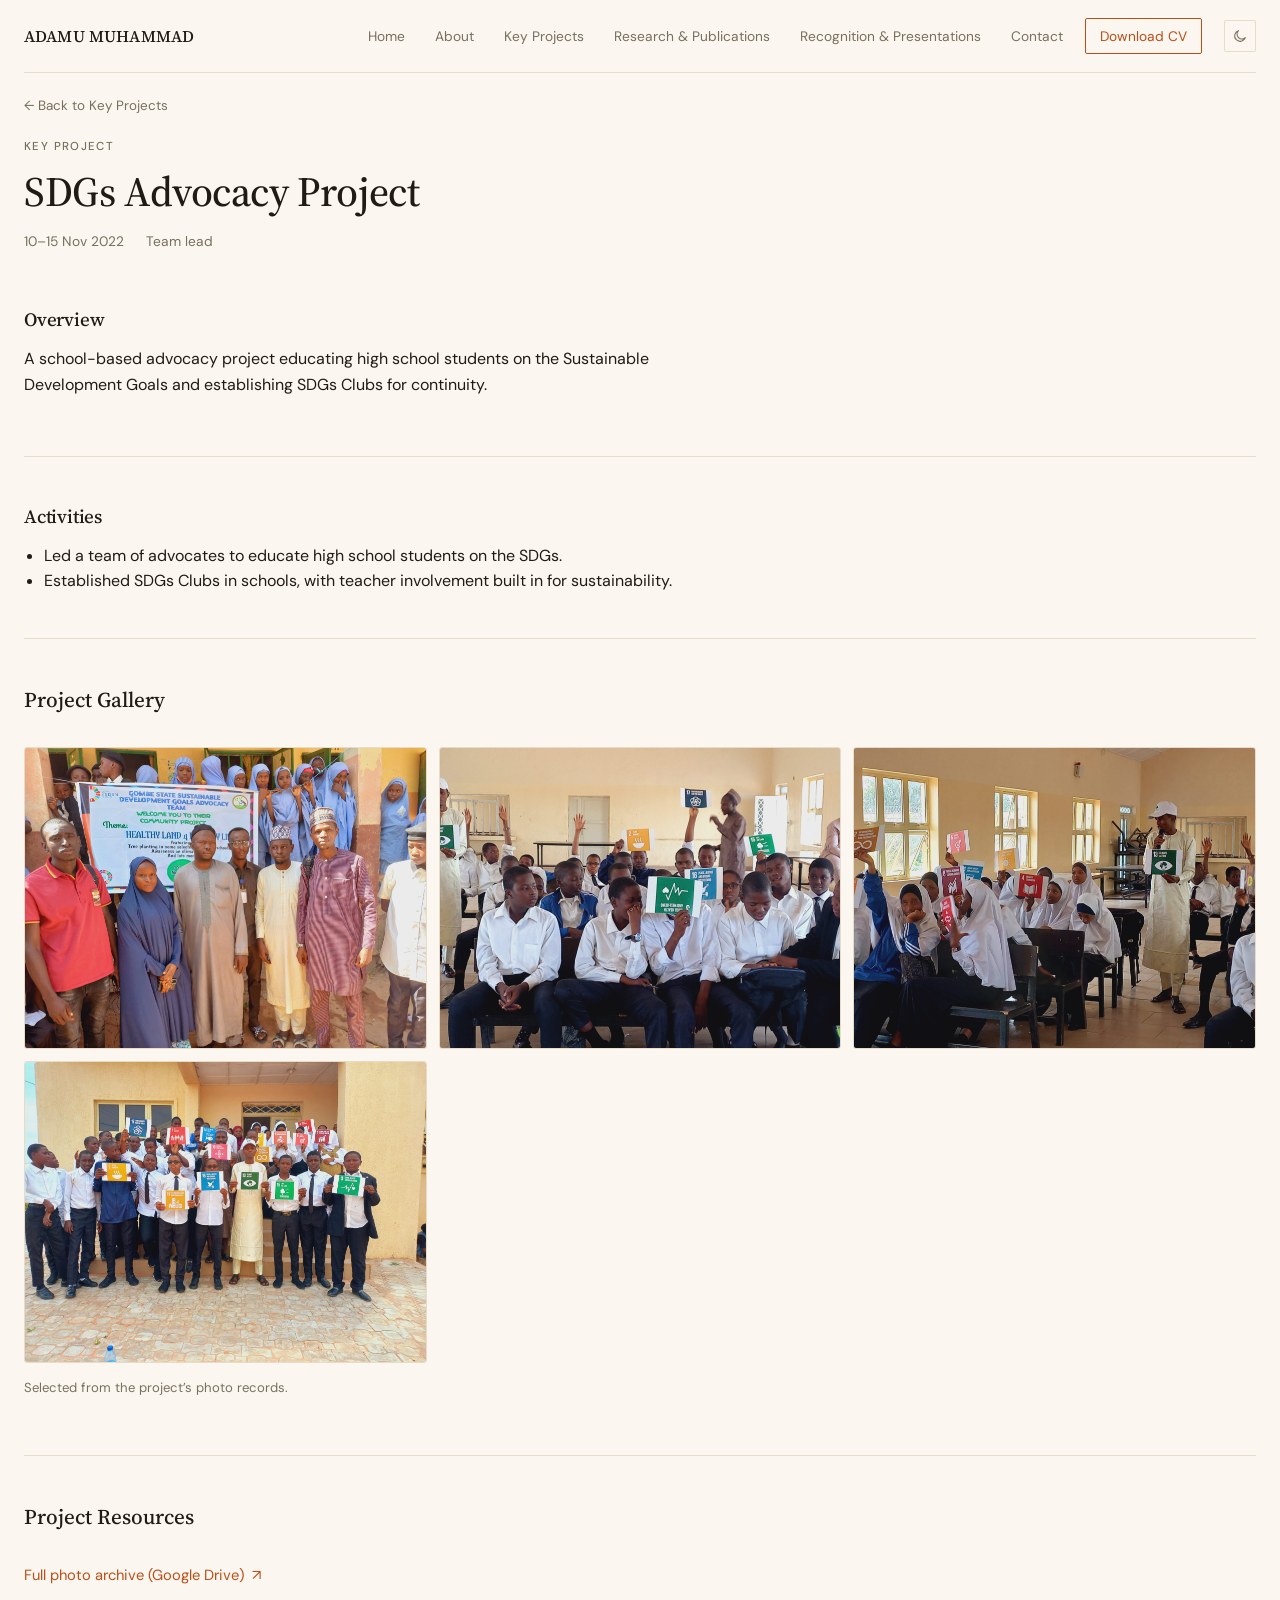
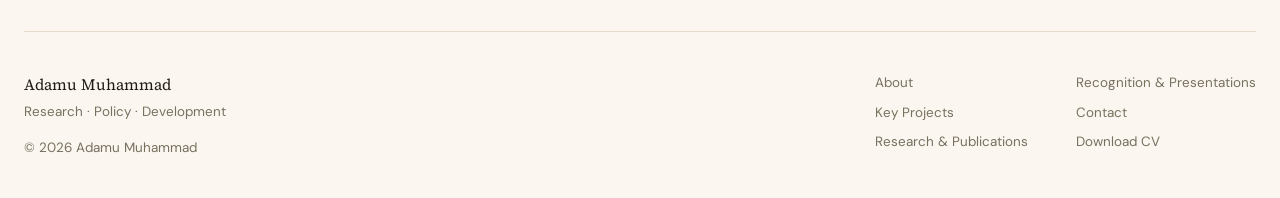
<file: projects/sdg-advocacy-project.html>
<!doctype html>
<html>
<head>
<meta charset="utf-8">
<meta name="viewport" content="width=device-width, initial-scale=1, viewport-fit=cover">
<script>(function(){try{if(localStorage.getItem('theme')==='dark')document.documentElement.setAttribute('data-theme','dark');}catch(e){}})();</script>
<title>SDGs Advocacy Project | Adamu Muhammad</title>
<meta name="description" content="Research project: SDGs Advocacy Project (10–15 Nov 2022).">
<link rel="stylesheet" href="https://fonts.googleapis.com/css2?family=Source+Serif+4:opsz,wght@8..60,400;8..60,500;8..60,600&family=DM+Sans:ital,wght@0,400;0,500;0,600;1,400&display=swap">
<link rel="stylesheet" href="../site.css">
</head>
<body>
<header class="site">
  <div class="nav-row wrap">
    <a class="wordmark" href="../index.html">ADAMU MUHAMMAD</a>
    <div class="nav-right">
      <nav class="primary" aria-label="Primary">
      <a href="../index.html">Home</a>
      <a href="../about.html">About</a>
      <a href="../key-projects.html">Key Projects</a>
      <a href="../research.html">Research &amp; Publications</a>
      <a href="../recognition.html">Recognition &amp; Presentations</a>
      <a href="../contact.html">Contact</a>
    </nav>
      <a class="cv-btn" href="../assets/cv/adamu-muhammad-cv.pdf" target="_blank" rel="noopener">Download CV</a>
      <button class="theme-toggle" id="themeToggle" type="button" aria-label="Toggle color theme"></button>
      <button class="nav-toggle" id="navToggle" aria-label="Open menu" aria-expanded="false" aria-controls="mobileMenu"><span class="bar"></span><span class="bar"></span><span class="bar"></span></button>
    </div>
  </div>
  <nav class="mobile-menu wrap" id="mobileMenu" aria-label="Mobile" data-open="false">
    <a href="../index.html">Home</a>
    <a href="../about.html">About</a>
    <a href="../key-projects.html">Key Projects</a>
    <a href="../research.html">Research &amp; Publications</a>
    <a href="../recognition.html">Recognition &amp; Presentations</a>
    <a href="../contact.html">Contact</a>
    <a class="cv-btn mobile" href="../assets/cv/adamu-muhammad-cv.pdf" target="_blank" rel="noopener">Download CV</a>
  </nav>
</header>
<div class="wrap" id="top">

<a class="back-link" href="../key-projects.html">&larr; Back to Key Projects</a>
<div class="page-head">
  <div class="eyebrow">Key Project</div>
  <h1>SDGs Advocacy Project</h1>
  <div class="detail-meta-row">
    <span>10–15 Nov 2022</span>
    
    <span>Team lead</span>
  </div>
</div>

<section style="border-top:none; padding-top:0;">
  <div class="detail-block">
    <h2>Overview</h2>
    <p>A school-based advocacy project educating high school students on the Sustainable Development Goals and establishing SDGs Clubs for continuity.</p>
  </div>
</section>

<section>
  <div class="detail-block">
    <h2>Activities</h2>
    <ul style="margin:0; padding-left:20px; color:var(--ink);">
      <li>Led a team of advocates to educate high school students on the SDGs.</li><li>Established SDGs Clubs in schools, with teacher involvement built in for sustainability.</li>
    </ul>
  </div>
</section>

<section>
  <div class="section-head"><div class="eyebrow as-heading">Project Gallery</div></div>
  <div class="gallery-grid"><figure><img src="../assets/projects/sdg-advocacy-project/gallery-01.jpg" alt="A team member addressing students in a school hall during the SDGs Advocacy Project" loading="lazy"></figure><figure><img src="../assets/projects/sdg-advocacy-project/gallery-02.jpg" alt="Students holding up SDG cards during a classroom advocacy session" loading="lazy"></figure><figure><img src="../assets/projects/sdg-advocacy-project/gallery-03.jpg" alt="Students raising SDG cards during a session, with a facilitator standing at the front" loading="lazy"></figure><figure><img src="../assets/projects/sdg-advocacy-project/gallery-04.jpg" alt="A group photo of SDGs Advocacy Project participants and organisers with a programme banner" loading="lazy"></figure></div>
  <p class="gallery-note">Selected from the project’s photo records.</p>
</section>

<section>
  <div class="section-head"><div class="eyebrow as-heading">Project Resources</div></div>
  <div class="resource-list">
    <a href="https://drive.google.com/drive/folders/1mA0kwNKyJhcI1f7lTiJ_ZRR2zAP2Nh2i" target="_blank" rel="noopener">Full photo archive (Google Drive) <span class="arrow">&#8599;</span></a>
  </div>
</section>

</div>
<footer class="site">
  <div class="wrap" style="display:flex; justify-content:space-between; gap:24px; flex-wrap:wrap; width:100%;">
    <div>
      <div class="fname">Adamu Muhammad</div>
      <div>Research &middot; Policy &middot; Development</div>
      <div style="margin-top:14px;">&copy; 2026 Adamu Muhammad</div>
    </div>
    <div class="fcols">
      <div class="fcol">
        <a href="../about.html">About</a>
        <a href="../key-projects.html">Key Projects</a>
        <a href="../research.html">Research &amp; Publications</a>
      </div>
      <div class="fcol">
        <a href="../recognition.html">Recognition &amp; Presentations</a>
        <a href="../contact.html">Contact</a>
        <a href="../assets/cv/adamu-muhammad-cv.pdf" target="_blank" rel="noopener">Download CV</a>
      </div>
    </div>
  </div>
</footer>
<script>
  (function () {
    var toggle = document.getElementById('navToggle');
    var menu = document.getElementById('mobileMenu');
    if (!toggle || !menu) return;
    function setOpen(open) {
      menu.dataset.open = String(open);
      toggle.setAttribute('aria-expanded', String(open));
      toggle.setAttribute('aria-label', open ? 'Close menu' : 'Open menu');
    }
    toggle.addEventListener('click', function () { setOpen(menu.dataset.open !== 'true'); });
    menu.querySelectorAll('a').forEach(function (a) {
      a.addEventListener('click', function () { setOpen(false); });
    });
  })();

  (function () {
    var btn = document.getElementById('themeToggle');
    if (!btn) return;
    var sunIcon = '<svg viewBox="0 0 24 24" fill="none" stroke="currentColor" stroke-width="1.6" stroke-linecap="round"><circle cx="12" cy="12" r="4"/><path d="M12 2.5v3M12 18.5v3M4.2 4.2l2.1 2.1M17.7 17.7l2.1 2.1M2.5 12h3M18.5 12h3M4.2 19.8l2.1-2.1M17.7 6.3l2.1-2.1"/></svg>';
    var moonIcon = '<svg viewBox="0 0 24 24" fill="none" stroke="currentColor" stroke-width="1.6" stroke-linecap="round" stroke-linejoin="round"><path d="M20 14.3A8.2 8.2 0 1 1 9.7 4a6.3 6.3 0 0 0 10.3 10.3z"/></svg>';
    function current() {
      return document.documentElement.getAttribute('data-theme') === 'dark' ? 'dark' : 'light';
    }
    function render() {
      var isDark = current() === 'dark';
      btn.innerHTML = isDark ? sunIcon : moonIcon;
      btn.setAttribute('aria-label', isDark ? 'Switch to light theme' : 'Switch to dark theme');
    }
    render();
    btn.addEventListener('click', function () {
      var next = current() === 'dark' ? 'light' : 'dark';
      document.documentElement.setAttribute('data-theme', next);
      try { localStorage.setItem('theme', next); } catch (e) {}
      render();
    });
  })();
</script>
</body>
</html>
</file>
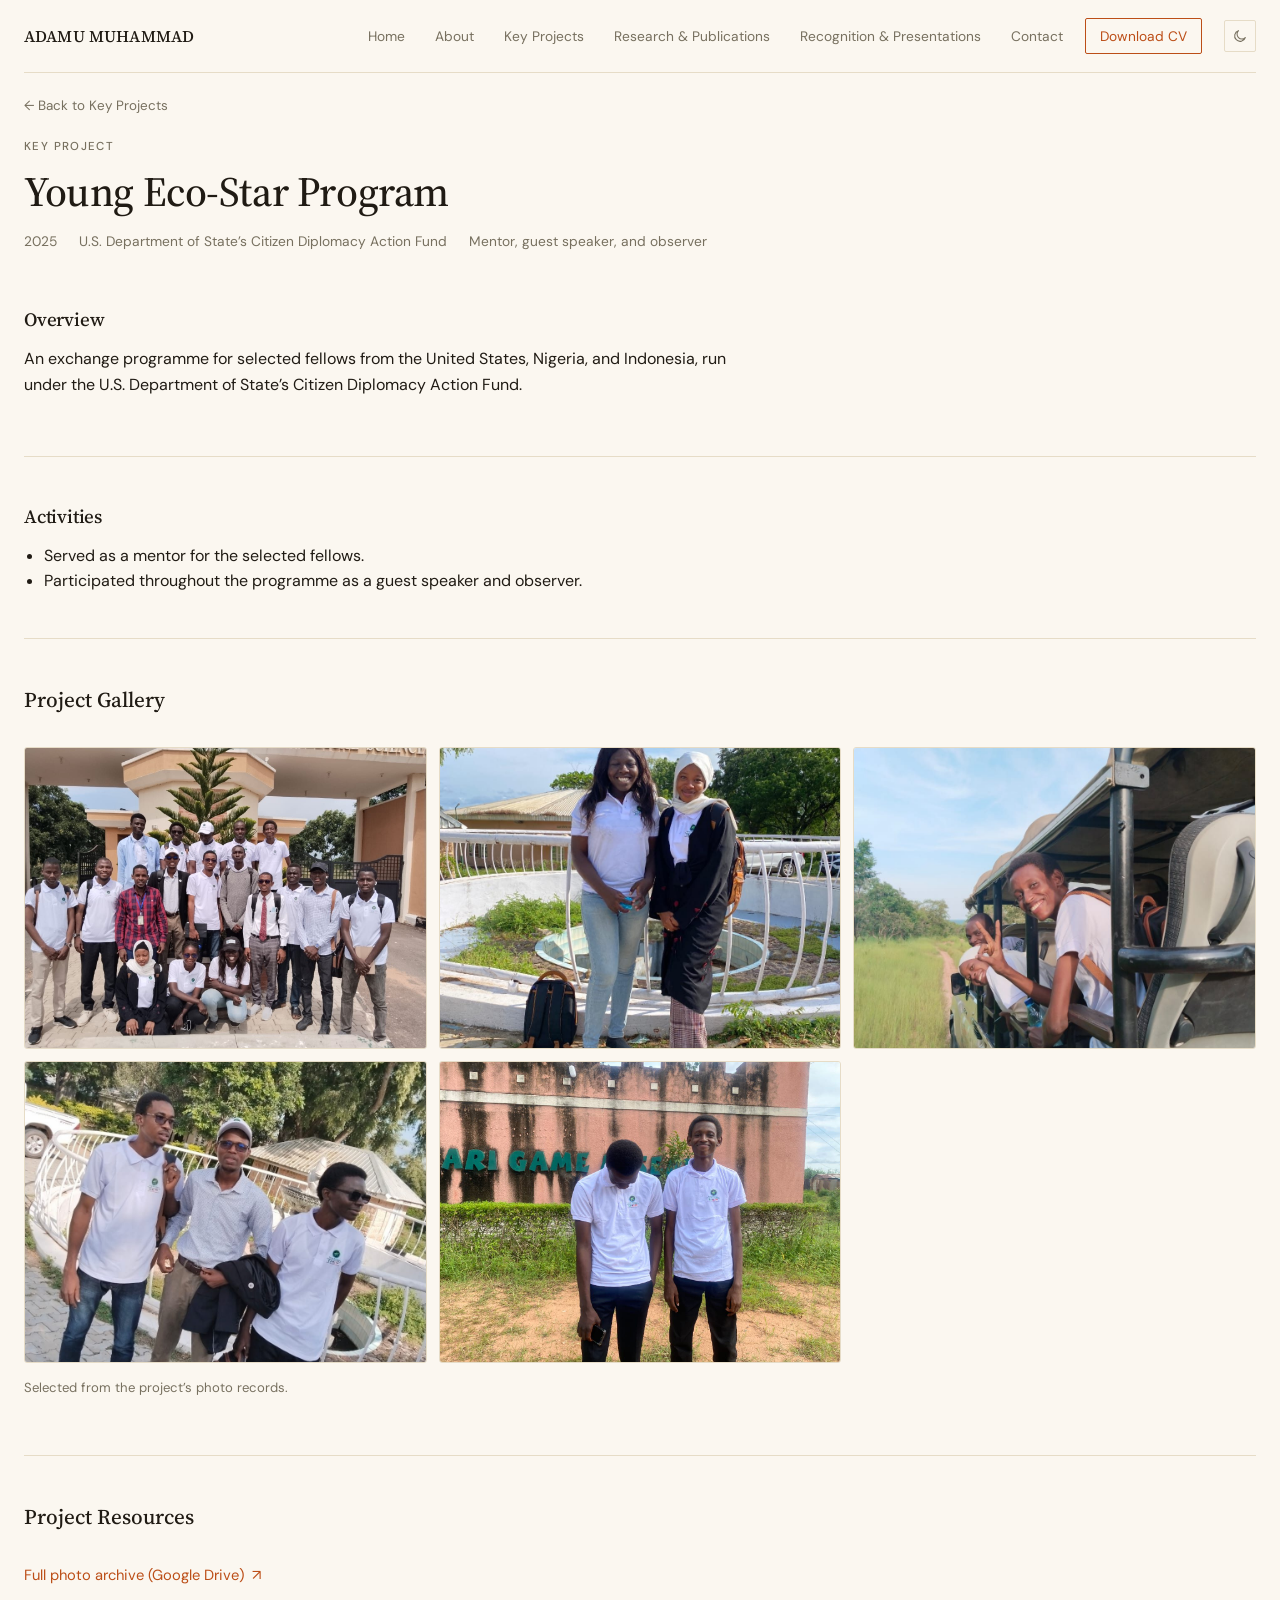
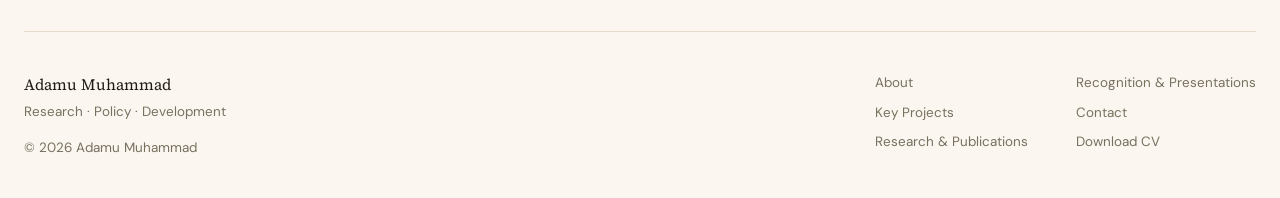
<file: projects/young-eco-star-program.html>
<!doctype html>
<html>
<head>
<meta charset="utf-8">
<meta name="viewport" content="width=device-width, initial-scale=1, viewport-fit=cover">
<script>(function(){try{if(localStorage.getItem('theme')==='dark')document.documentElement.setAttribute('data-theme','dark');}catch(e){}})();</script>
<title>Young Eco-Star Program | Adamu Muhammad</title>
<meta name="description" content="Research project: Young Eco-Star Program (2025).">
<link rel="stylesheet" href="https://fonts.googleapis.com/css2?family=Source+Serif+4:opsz,wght@8..60,400;8..60,500;8..60,600&family=DM+Sans:ital,wght@0,400;0,500;0,600;1,400&display=swap">
<link rel="stylesheet" href="../site.css">
</head>
<body>
<header class="site">
  <div class="nav-row wrap">
    <a class="wordmark" href="../index.html">ADAMU MUHAMMAD</a>
    <div class="nav-right">
      <nav class="primary" aria-label="Primary">
      <a href="../index.html">Home</a>
      <a href="../about.html">About</a>
      <a href="../key-projects.html">Key Projects</a>
      <a href="../research.html">Research &amp; Publications</a>
      <a href="../recognition.html">Recognition &amp; Presentations</a>
      <a href="../contact.html">Contact</a>
    </nav>
      <a class="cv-btn" href="../assets/cv/adamu-muhammad-cv.pdf" target="_blank" rel="noopener">Download CV</a>
      <button class="theme-toggle" id="themeToggle" type="button" aria-label="Toggle color theme"></button>
      <button class="nav-toggle" id="navToggle" aria-label="Open menu" aria-expanded="false" aria-controls="mobileMenu"><span class="bar"></span><span class="bar"></span><span class="bar"></span></button>
    </div>
  </div>
  <nav class="mobile-menu wrap" id="mobileMenu" aria-label="Mobile" data-open="false">
    <a href="../index.html">Home</a>
    <a href="../about.html">About</a>
    <a href="../key-projects.html">Key Projects</a>
    <a href="../research.html">Research &amp; Publications</a>
    <a href="../recognition.html">Recognition &amp; Presentations</a>
    <a href="../contact.html">Contact</a>
    <a class="cv-btn mobile" href="../assets/cv/adamu-muhammad-cv.pdf" target="_blank" rel="noopener">Download CV</a>
  </nav>
</header>
<div class="wrap" id="top">

<a class="back-link" href="../key-projects.html">&larr; Back to Key Projects</a>
<div class="page-head">
  <div class="eyebrow">Key Project</div>
  <h1>Young Eco-Star Program</h1>
  <div class="detail-meta-row">
    <span>2025</span>
    <span>U.S. Department of State’s Citizen Diplomacy Action Fund</span>
    <span>Mentor, guest speaker, and observer</span>
  </div>
</div>

<section style="border-top:none; padding-top:0;">
  <div class="detail-block">
    <h2>Overview</h2>
    <p>An exchange programme for selected fellows from the United States, Nigeria, and Indonesia, run under the U.S. Department of State’s Citizen Diplomacy Action Fund.</p>
  </div>
</section>

<section>
  <div class="detail-block">
    <h2>Activities</h2>
    <ul style="margin:0; padding-left:20px; color:var(--ink);">
      <li>Served as a mentor for the selected fellows.</li><li>Participated throughout the programme as a guest speaker and observer.</li>
    </ul>
  </div>
</section>

<section>
  <div class="section-head"><div class="eyebrow as-heading">Project Gallery</div></div>
  <div class="gallery-grid"><figure><img src="../assets/projects/young-eco-star-program/gallery-01.jpg" alt="A group of Young Eco-Star Program fellows on the steps of a university building" loading="lazy"></figure><figure><img src="../assets/projects/young-eco-star-program/gallery-02.jpg" alt="Two fellows at a fountain during a programme excursion" loading="lazy"></figure><figure><img src="../assets/projects/young-eco-star-program/gallery-03.jpg" alt="Fellows on an open-sided excursion vehicle during a visit to a game reserve" loading="lazy"></figure><figure><img src="../assets/projects/young-eco-star-program/gallery-04.jpg" alt="Three fellows standing together during a programme excursion" loading="lazy"></figure><figure><img src="../assets/projects/young-eco-star-program/gallery-05.jpg" alt="Two fellows standing together at the entrance to a game reserve" loading="lazy"></figure></div>
  <p class="gallery-note">Selected from the project’s photo records.</p>
</section>

<section>
  <div class="section-head"><div class="eyebrow as-heading">Project Resources</div></div>
  <div class="resource-list">
    <a href="https://drive.google.com/drive/folders/1SlfI8FQ0rSO-0bslup_DVmv9BDHol0sc" target="_blank" rel="noopener">Full photo archive (Google Drive) <span class="arrow">&#8599;</span></a>
  </div>
</section>

</div>
<footer class="site">
  <div class="wrap" style="display:flex; justify-content:space-between; gap:24px; flex-wrap:wrap; width:100%;">
    <div>
      <div class="fname">Adamu Muhammad</div>
      <div>Research &middot; Policy &middot; Development</div>
      <div style="margin-top:14px;">&copy; 2026 Adamu Muhammad</div>
    </div>
    <div class="fcols">
      <div class="fcol">
        <a href="../about.html">About</a>
        <a href="../key-projects.html">Key Projects</a>
        <a href="../research.html">Research &amp; Publications</a>
      </div>
      <div class="fcol">
        <a href="../recognition.html">Recognition &amp; Presentations</a>
        <a href="../contact.html">Contact</a>
        <a href="../assets/cv/adamu-muhammad-cv.pdf" target="_blank" rel="noopener">Download CV</a>
      </div>
    </div>
  </div>
</footer>
<script>
  (function () {
    var toggle = document.getElementById('navToggle');
    var menu = document.getElementById('mobileMenu');
    if (!toggle || !menu) return;
    function setOpen(open) {
      menu.dataset.open = String(open);
      toggle.setAttribute('aria-expanded', String(open));
      toggle.setAttribute('aria-label', open ? 'Close menu' : 'Open menu');
    }
    toggle.addEventListener('click', function () { setOpen(menu.dataset.open !== 'true'); });
    menu.querySelectorAll('a').forEach(function (a) {
      a.addEventListener('click', function () { setOpen(false); });
    });
  })();

  (function () {
    var btn = document.getElementById('themeToggle');
    if (!btn) return;
    var sunIcon = '<svg viewBox="0 0 24 24" fill="none" stroke="currentColor" stroke-width="1.6" stroke-linecap="round"><circle cx="12" cy="12" r="4"/><path d="M12 2.5v3M12 18.5v3M4.2 4.2l2.1 2.1M17.7 17.7l2.1 2.1M2.5 12h3M18.5 12h3M4.2 19.8l2.1-2.1M17.7 6.3l2.1-2.1"/></svg>';
    var moonIcon = '<svg viewBox="0 0 24 24" fill="none" stroke="currentColor" stroke-width="1.6" stroke-linecap="round" stroke-linejoin="round"><path d="M20 14.3A8.2 8.2 0 1 1 9.7 4a6.3 6.3 0 0 0 10.3 10.3z"/></svg>';
    function current() {
      return document.documentElement.getAttribute('data-theme') === 'dark' ? 'dark' : 'light';
    }
    function render() {
      var isDark = current() === 'dark';
      btn.innerHTML = isDark ? sunIcon : moonIcon;
      btn.setAttribute('aria-label', isDark ? 'Switch to light theme' : 'Switch to dark theme');
    }
    render();
    btn.addEventListener('click', function () {
      var next = current() === 'dark' ? 'light' : 'dark';
      document.documentElement.setAttribute('data-theme', next);
      try { localStorage.setItem('theme', next); } catch (e) {}
      render();
    });
  })();
</script>
</body>
</html>
</file>
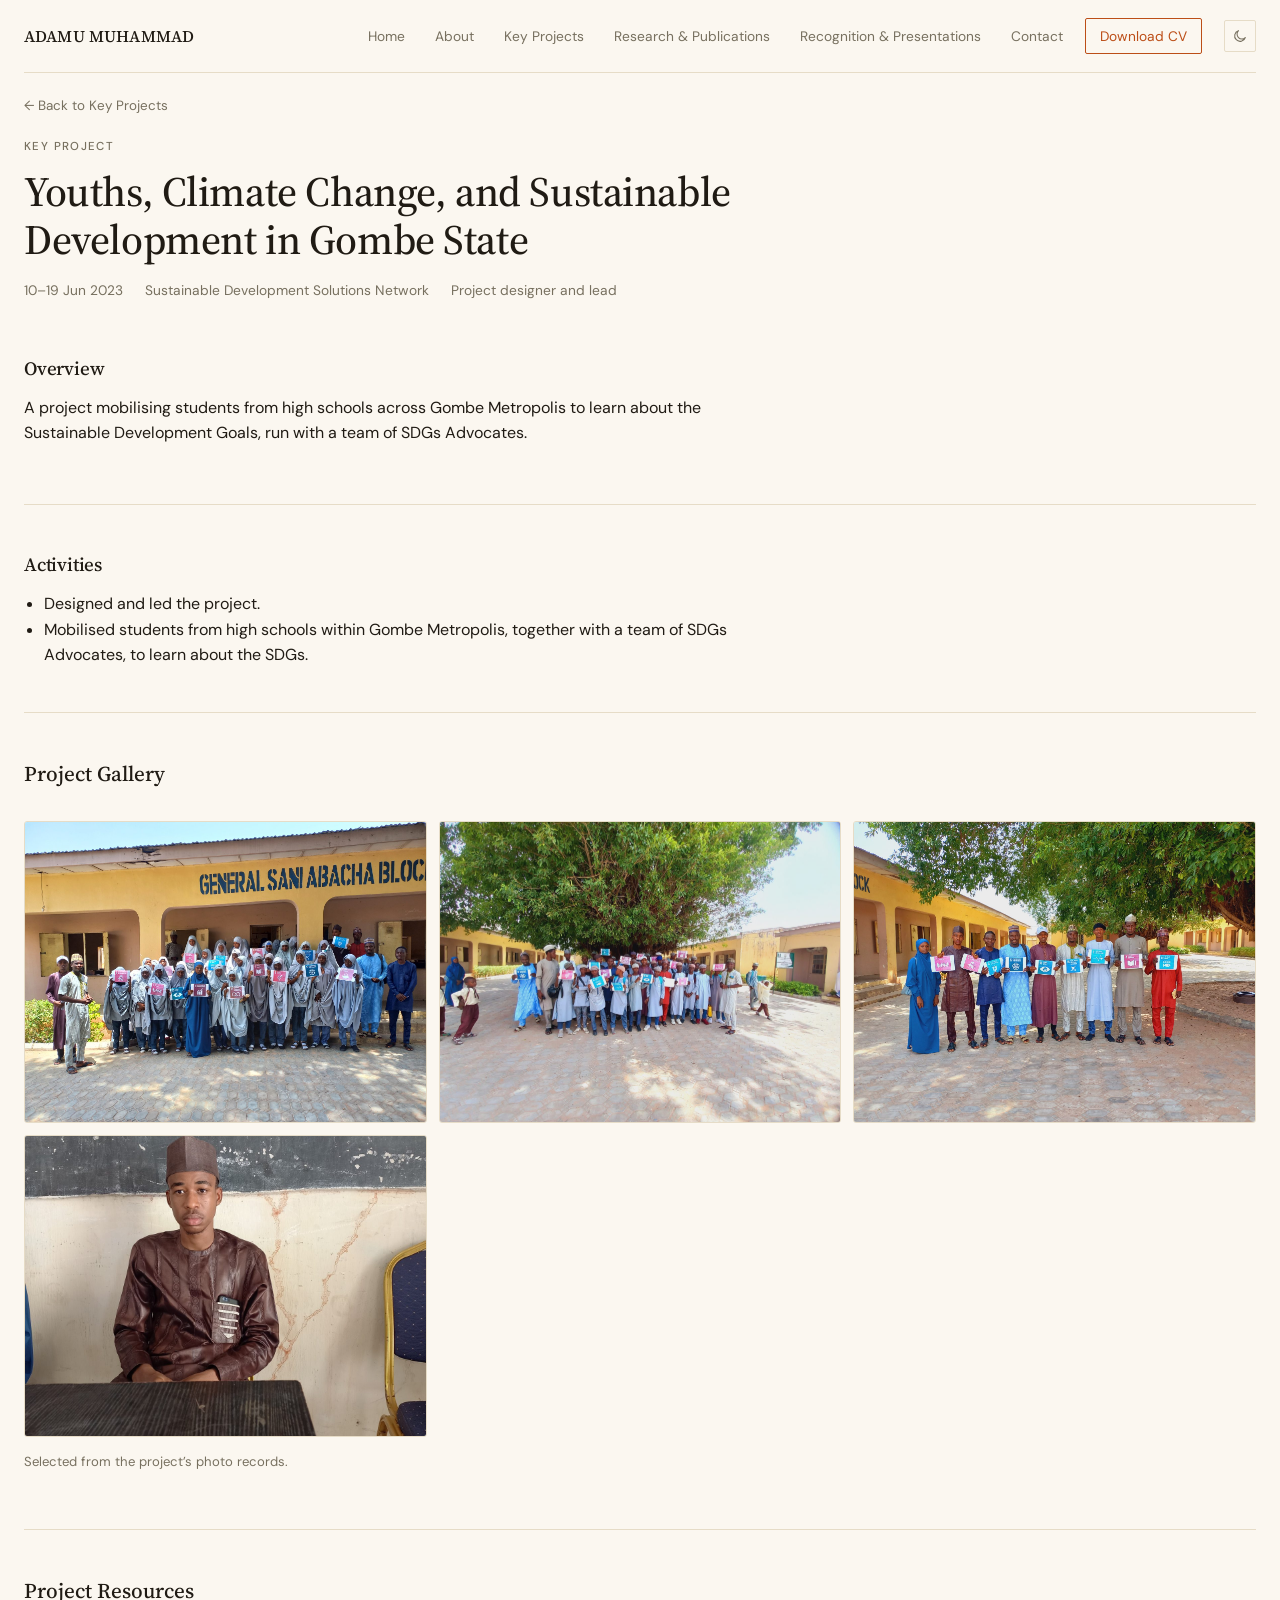
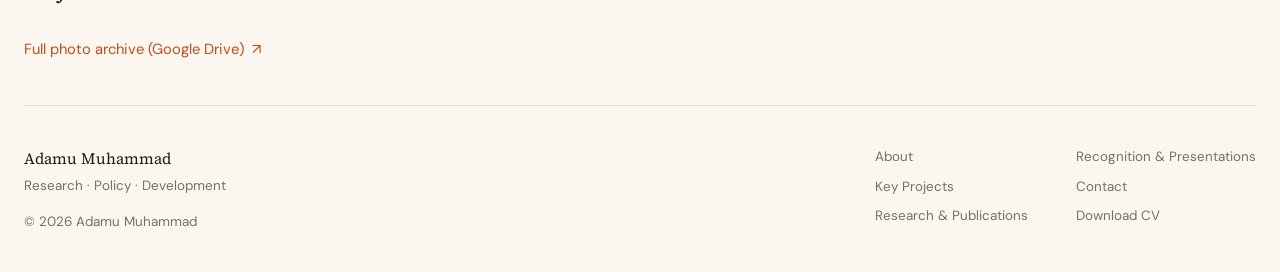
<file: projects/youths-climate-change-sustainable-development-gombe.html>
<!doctype html>
<html>
<head>
<meta charset="utf-8">
<meta name="viewport" content="width=device-width, initial-scale=1, viewport-fit=cover">
<script>(function(){try{if(localStorage.getItem('theme')==='dark')document.documentElement.setAttribute('data-theme','dark');}catch(e){}})();</script>
<title>Youths, Climate Change, and Sustainable Development in Gombe State | Adamu Muhammad</title>
<meta name="description" content="Research project: Youths, Climate Change, and Sustainable Development in Gombe State (10–19 Jun 2023).">
<link rel="stylesheet" href="https://fonts.googleapis.com/css2?family=Source+Serif+4:opsz,wght@8..60,400;8..60,500;8..60,600&family=DM+Sans:ital,wght@0,400;0,500;0,600;1,400&display=swap">
<link rel="stylesheet" href="../site.css">
</head>
<body>
<header class="site">
  <div class="nav-row wrap">
    <a class="wordmark" href="../index.html">ADAMU MUHAMMAD</a>
    <div class="nav-right">
      <nav class="primary" aria-label="Primary">
      <a href="../index.html">Home</a>
      <a href="../about.html">About</a>
      <a href="../key-projects.html">Key Projects</a>
      <a href="../research.html">Research &amp; Publications</a>
      <a href="../recognition.html">Recognition &amp; Presentations</a>
      <a href="../contact.html">Contact</a>
    </nav>
      <a class="cv-btn" href="../assets/cv/adamu-muhammad-cv.pdf" target="_blank" rel="noopener">Download CV</a>
      <button class="theme-toggle" id="themeToggle" type="button" aria-label="Toggle color theme"></button>
      <button class="nav-toggle" id="navToggle" aria-label="Open menu" aria-expanded="false" aria-controls="mobileMenu"><span class="bar"></span><span class="bar"></span><span class="bar"></span></button>
    </div>
  </div>
  <nav class="mobile-menu wrap" id="mobileMenu" aria-label="Mobile" data-open="false">
    <a href="../index.html">Home</a>
    <a href="../about.html">About</a>
    <a href="../key-projects.html">Key Projects</a>
    <a href="../research.html">Research &amp; Publications</a>
    <a href="../recognition.html">Recognition &amp; Presentations</a>
    <a href="../contact.html">Contact</a>
    <a class="cv-btn mobile" href="../assets/cv/adamu-muhammad-cv.pdf" target="_blank" rel="noopener">Download CV</a>
  </nav>
</header>
<div class="wrap" id="top">

<a class="back-link" href="../key-projects.html">&larr; Back to Key Projects</a>
<div class="page-head">
  <div class="eyebrow">Key Project</div>
  <h1>Youths, Climate Change, and Sustainable Development in Gombe State</h1>
  <div class="detail-meta-row">
    <span>10–19 Jun 2023</span>
    <span>Sustainable Development Solutions Network</span>
    <span>Project designer and lead</span>
  </div>
</div>

<section style="border-top:none; padding-top:0;">
  <div class="detail-block">
    <h2>Overview</h2>
    <p>A project mobilising students from high schools across Gombe Metropolis to learn about the Sustainable Development Goals, run with a team of SDGs Advocates.</p>
  </div>
</section>

<section>
  <div class="detail-block">
    <h2>Activities</h2>
    <ul style="margin:0; padding-left:20px; color:var(--ink);">
      <li>Designed and led the project.</li><li>Mobilised students from high schools within Gombe Metropolis, together with a team of SDGs Advocates, to learn about the SDGs.</li>
    </ul>
  </div>
</section>

<section>
  <div class="section-head"><div class="eyebrow as-heading">Project Gallery</div></div>
  <div class="gallery-grid"><figure><img src="../assets/projects/youths-climate-change-sustainable-development-gombe/gallery-01.jpg" alt="A participant at a registration desk during the project" loading="lazy"></figure><figure><img src="../assets/projects/youths-climate-change-sustainable-development-gombe/gallery-02.jpg" alt="Students and organisers posing outside a school building holding SDG cards" loading="lazy"></figure><figure><img src="../assets/projects/youths-climate-change-sustainable-development-gombe/gallery-03.jpg" alt="A larger group of students and staff holding SDG cards outside the General Sani Abacha block" loading="lazy"></figure><figure><img src="../assets/projects/youths-climate-change-sustainable-development-gombe/gallery-04.jpg" alt="A smaller group of student advocates holding SDG cards outside the school" loading="lazy"></figure></div>
  <p class="gallery-note">Selected from the project’s photo records.</p>
</section>

<section>
  <div class="section-head"><div class="eyebrow as-heading">Project Resources</div></div>
  <div class="resource-list">
    <a href="https://drive.google.com/drive/folders/1gYca1-ZpF7ODwkzlZ6ruh30qZBC5Em02" target="_blank" rel="noopener">Full photo archive (Google Drive) <span class="arrow">&#8599;</span></a>
  </div>
</section>

</div>
<footer class="site">
  <div class="wrap" style="display:flex; justify-content:space-between; gap:24px; flex-wrap:wrap; width:100%;">
    <div>
      <div class="fname">Adamu Muhammad</div>
      <div>Research &middot; Policy &middot; Development</div>
      <div style="margin-top:14px;">&copy; 2026 Adamu Muhammad</div>
    </div>
    <div class="fcols">
      <div class="fcol">
        <a href="../about.html">About</a>
        <a href="../key-projects.html">Key Projects</a>
        <a href="../research.html">Research &amp; Publications</a>
      </div>
      <div class="fcol">
        <a href="../recognition.html">Recognition &amp; Presentations</a>
        <a href="../contact.html">Contact</a>
        <a href="../assets/cv/adamu-muhammad-cv.pdf" target="_blank" rel="noopener">Download CV</a>
      </div>
    </div>
  </div>
</footer>
<script>
  (function () {
    var toggle = document.getElementById('navToggle');
    var menu = document.getElementById('mobileMenu');
    if (!toggle || !menu) return;
    function setOpen(open) {
      menu.dataset.open = String(open);
      toggle.setAttribute('aria-expanded', String(open));
      toggle.setAttribute('aria-label', open ? 'Close menu' : 'Open menu');
    }
    toggle.addEventListener('click', function () { setOpen(menu.dataset.open !== 'true'); });
    menu.querySelectorAll('a').forEach(function (a) {
      a.addEventListener('click', function () { setOpen(false); });
    });
  })();

  (function () {
    var btn = document.getElementById('themeToggle');
    if (!btn) return;
    var sunIcon = '<svg viewBox="0 0 24 24" fill="none" stroke="currentColor" stroke-width="1.6" stroke-linecap="round"><circle cx="12" cy="12" r="4"/><path d="M12 2.5v3M12 18.5v3M4.2 4.2l2.1 2.1M17.7 17.7l2.1 2.1M2.5 12h3M18.5 12h3M4.2 19.8l2.1-2.1M17.7 6.3l2.1-2.1"/></svg>';
    var moonIcon = '<svg viewBox="0 0 24 24" fill="none" stroke="currentColor" stroke-width="1.6" stroke-linecap="round" stroke-linejoin="round"><path d="M20 14.3A8.2 8.2 0 1 1 9.7 4a6.3 6.3 0 0 0 10.3 10.3z"/></svg>';
    function current() {
      return document.documentElement.getAttribute('data-theme') === 'dark' ? 'dark' : 'light';
    }
    function render() {
      var isDark = current() === 'dark';
      btn.innerHTML = isDark ? sunIcon : moonIcon;
      btn.setAttribute('aria-label', isDark ? 'Switch to light theme' : 'Switch to dark theme');
    }
    render();
    btn.addEventListener('click', function () {
      var next = current() === 'dark' ? 'light' : 'dark';
      document.documentElement.setAttribute('data-theme', next);
      try { localStorage.setItem('theme', next); } catch (e) {}
      render();
    });
  })();
</script>
</body>
</html>
</file>
<file: site.css>
:root {
  --paper: #FBF7F0;
  --ink: #201B14;
  --muted: #77705F;
  --rule: #E6DCC7;
  --accent: #BC4E17;
  --accent-tint: #BC4E1716;
  color-scheme: light;
  padding-top: env(safe-area-inset-top, 0px);
  padding-bottom: env(safe-area-inset-bottom, 0px);
}

:root[data-theme="dark"] {
  --paper: #1C1712;
  --ink: #F6EFE2;
  --muted: #B4A891;
  --rule: #3D3122;
  --accent: #EC8A48;
  --accent-tint: #EC8A4824;
  color-scheme: dark;
}

* { box-sizing: border-box; }

body {
  margin: 0;
  background: var(--paper);
  color: var(--ink);
  font-family: 'DM Sans', -apple-system, 'Segoe UI', sans-serif;
  font-size: 16px;
  line-height: 1.6;
  -webkit-font-smoothing: antialiased;
  padding-inline: 24px;
}

.wrap { max-width: 1240px; margin: 0 auto; }

h1, h2, h3, .serif {
  font-family: 'Source Serif 4', Georgia, 'Times New Roman', serif;
  font-weight: 500;
  text-wrap: balance;
  letter-spacing: -0.01em;
}

a { color: inherit; text-decoration: none; }
[hidden] { display: none !important; }

.eyebrow {
  font-size: 0.72rem;
  letter-spacing: 0.12em;
  text-transform: uppercase;
  color: var(--muted);
  font-weight: 500;
}

.eyebrow.as-heading {
  font-family: 'Source Serif 4', serif;
  font-size: 1.32rem;
  font-weight: 500;
  letter-spacing: 0;
  text-transform: none;
  color: var(--ink);
}

.rule { border: none; border-top: 1px solid var(--rule); margin: 0; }

/* header */
header.site {
  position: sticky;
  top: env(safe-area-inset-top, 0px);
  z-index: 20;
  background: var(--paper);
  border-bottom: 1px solid var(--rule);
}

.nav-row {
  max-width: 1240px;
  margin: 0 auto;
  display: flex;
  align-items: center;
  justify-content: space-between;
  padding: 18px 0;
  gap: 24px;
}

.wordmark {
  font-family: 'Source Serif 4', serif;
  font-size: 1.02rem;
  font-weight: 500;
  letter-spacing: 0.01em;
  white-space: nowrap;
}

.nav-right { display: flex; align-items: center; gap: 22px; }

nav.primary { display: flex; gap: 30px; font-size: 0.86rem; color: var(--muted); flex-wrap: wrap; }
nav.primary a { transition: color 0.15s ease; }
nav.primary a:hover, nav.primary a:focus-visible { color: var(--accent); }
nav.primary .current { color: var(--ink); }

.cv-btn {
  font-size: 0.86rem;
  color: var(--accent);
  border: 1px solid var(--accent);
  border-radius: 2px;
  padding: 6px 14px;
  white-space: nowrap;
  display: inline-flex;
  align-items: center;
  transition: background 0.15s ease, color 0.15s ease;
}
.cv-btn:hover, .cv-btn:focus-visible { background: var(--accent); color: var(--paper); }
.cv-btn.mobile { justify-content: center; margin-top: 6px; }

.theme-toggle {
  background: none;
  border: 1px solid var(--rule);
  border-radius: 2px;
  width: 32px;
  height: 32px;
  padding: 0;
  display: inline-flex;
  align-items: center;
  justify-content: center;
  color: var(--muted);
  cursor: pointer;
  transition: color 0.15s ease, border-color 0.15s ease;
}
.theme-toggle:hover, .theme-toggle:focus-visible { color: var(--accent); border-color: var(--accent); }
.theme-toggle svg { width: 16px; height: 16px; display: block; }

.nav-toggle {
  display: none;
  width: 32px;
  height: 32px;
  padding: 0;
  background: none;
  border: none;
  cursor: pointer;
}
.nav-toggle .bar {
  display: block;
  width: 18px;
  height: 1.5px;
  margin: 4.5px auto;
  background: var(--ink);
  transition: transform 0.2s ease, opacity 0.2s ease;
}
.nav-toggle[aria-expanded="true"] .bar:nth-child(1) { transform: translateY(6px) rotate(45deg); }
.nav-toggle[aria-expanded="true"] .bar:nth-child(2) { opacity: 0; }
.nav-toggle[aria-expanded="true"] .bar:nth-child(3) { transform: translateY(-6px) rotate(-45deg); }

nav.mobile-menu {
  display: none;
  flex-direction: column;
  padding: 4px 0 18px;
  gap: 14px;
  font-size: 0.92rem;
  border-top: 1px solid var(--rule);
}
nav.mobile-menu[data-open="true"] { display: flex; }
nav.mobile-menu a { color: var(--muted); padding: 11px 0; min-height: 24px; }
nav.mobile-menu a:hover, nav.mobile-menu a:focus-visible { color: var(--accent); }
nav.mobile-menu .current { color: var(--ink); }

/* breadcrumb / back link */
.back-link {
  display: inline-flex;
  align-items: center;
  gap: 6px;
  font-size: 0.84rem;
  color: var(--muted);
  padding: 22px 0 0;
}
.back-link:hover, .back-link:focus-visible { color: var(--accent); }

.page-head { padding: 20px 0 44px; max-width: 820px; }
.page-head .eyebrow { margin-bottom: 12px; }
.page-head h1 { font-size: clamp(1.9rem, 3.6vw, 2.6rem); line-height: 1.16; margin: 0 0 14px; }
.page-head p.lede { font-size: 1.05rem; color: var(--muted); margin: 0; max-width: 680px; }

.btn-link {
  display: inline-flex;
  align-items: center;
  gap: 6px;
  border-bottom: 1px solid var(--rule);
  padding-bottom: 4px;
  transition: border-color 0.15s ease, color 0.15s ease;
}
.btn-link.primary { color: var(--accent); border-color: var(--accent); font-weight: 500; }
.btn-link:hover, .btn-link:focus-visible { border-color: var(--accent); color: var(--accent); }
.btn-link .arrow { transition: transform 0.15s ease; }
.btn-link:hover .arrow { transform: translateX(3px); }

section { padding: 44px 0; }
section + section { border-top: 1px solid var(--rule); }

.section-head {
  display: flex;
  align-items: baseline;
  justify-content: space-between;
  gap: 24px;
  margin-bottom: 30px;
  flex-wrap: wrap;
}

/* key projects archive list */
.project-list { display: flex; flex-direction: column; }
.project-entry {
  display: grid;
  grid-template-columns: 150px 1fr;
  gap: 28px;
  padding: 30px 0;
  border-top: 1px solid var(--rule);
}
.project-entry:first-child { border-top: none; }
.project-entry .thumb {
  width: 100%;
  aspect-ratio: 4/3;
  object-fit: cover;
  border-radius: 3px;
  border: 1px solid var(--rule);
  display: block;
  margin-bottom: 10px;
}
.project-entry .period {
  font-family: 'DM Sans', sans-serif;
  color: var(--muted);
  font-size: 0.84rem;
  padding-top: 3px;
  font-variant-numeric: tabular-nums;
}
.project-entry h3 { font-size: 1.22rem; margin: 0 0 6px; font-weight: 500; }
.project-entry .meta { font-size: 0.82rem; color: var(--muted); margin-bottom: 10px; }
.project-entry p.desc { max-width: 680px; color: var(--ink); margin: 0 0 12px; font-size: 0.96rem; }
.story-link {
  font-size: 0.86rem; color: var(--accent);
  display: inline-flex; align-items: center; gap: 5px;
  margin-right: 20px;
}
.story-link .arrow { transition: transform 0.15s ease; }
a:hover .story-link .arrow, .story-link:hover .arrow, a:focus-visible .arrow { transform: translateX(3px); }
.story-link.ext { color: var(--muted); }
.story-link.ext:hover, .story-link.ext:focus-visible { color: var(--accent); }

/* project detail */
.detail-meta-row {
  display: flex; gap: 22px; font-size: 0.86rem; color: var(--muted);
  margin-bottom: 8px; flex-wrap: wrap;
}
.detail-block { max-width: 720px; }
.detail-block h2 { font-size: 1.18rem; margin: 0 0 12px; }
.detail-block p { margin: 0 0 14px; }
.detail-grid { display: grid; grid-template-columns: 1fr; gap: 0; }

.gallery-grid {
  display: grid;
  grid-template-columns: repeat(3, 1fr);
  gap: 12px;
}
.gallery-grid img {
  width: 100%;
  height: 100%;
  aspect-ratio: 4/3;
  object-fit: cover;
  border-radius: 3px;
  border: 1px solid var(--rule);
  display: block;
}
.gallery-grid figure { margin: 0; }
.gallery-note { font-size: 0.82rem; color: var(--muted); margin-top: 14px; }

.resource-list { display: flex; flex-direction: column; gap: 10px; margin-top: 6px; }
.resource-list a {
  display: inline-flex; align-items: center; gap: 8px;
  color: var(--accent); font-size: 0.92rem;
}
.resource-list a:hover, .resource-list a:focus-visible { text-decoration: underline; }
.resource-note { color: var(--muted); font-size: 0.88rem; }

footer.site {
  border-top: 1px solid var(--rule);
  padding: 40px 0 calc(40px + env(safe-area-inset-bottom, 0px));
  display: flex; justify-content: space-between; gap: 24px; flex-wrap: wrap;
  font-size: 0.84rem; color: var(--muted);
}
footer.site .fname { font-family: 'Source Serif 4', serif; color: var(--ink); font-size: 0.98rem; margin-bottom: 4px; }
footer.site .fcols { display: flex; gap: 48px; flex-wrap: wrap; }
footer.site .fcol { display: flex; flex-direction: column; gap: 8px; }
footer.site .fcol a:hover, footer.site .fcol a:focus-visible { color: var(--accent); }

a:focus-visible, .nav-toggle:focus-visible { outline: 2px solid var(--accent); outline-offset: 3px; }

@media (max-width: 900px) {
  .gallery-grid { grid-template-columns: repeat(2, 1fr); }
}

@media (max-width: 620px) {
  nav.primary { display: none; }
  .cv-btn:not(.mobile) { display: none; }
  .nav-toggle {
    display: inline-flex; align-items: center; justify-content: center;
    background: none; border: 1px solid var(--rule); border-radius: 2px;
    width: 44px; height: 44px;
  }
  .nav-row { flex-wrap: wrap; }
  .project-entry { grid-template-columns: 1fr; gap: 6px; }
  .gallery-grid { grid-template-columns: 1fr; }
}

@media (prefers-reduced-motion: reduce) {
  * { transition: none !important; }
}
</file>
